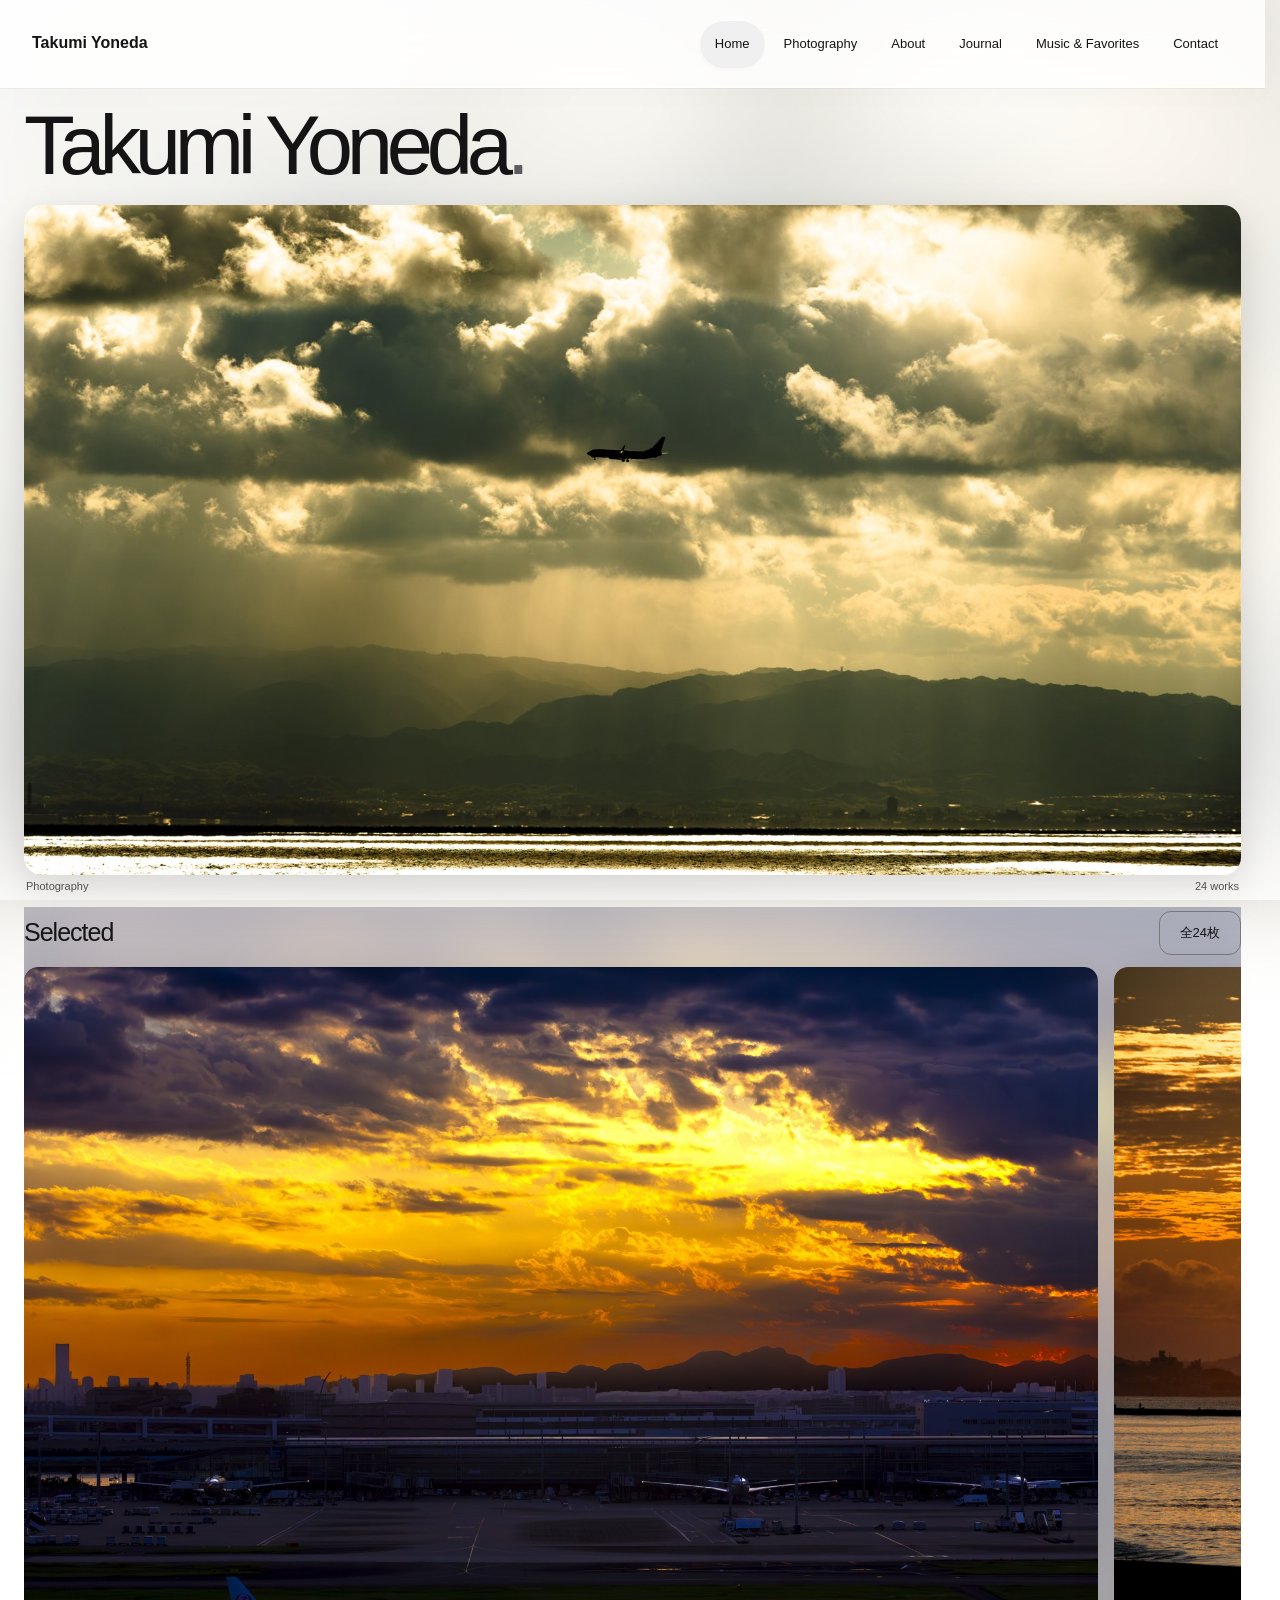
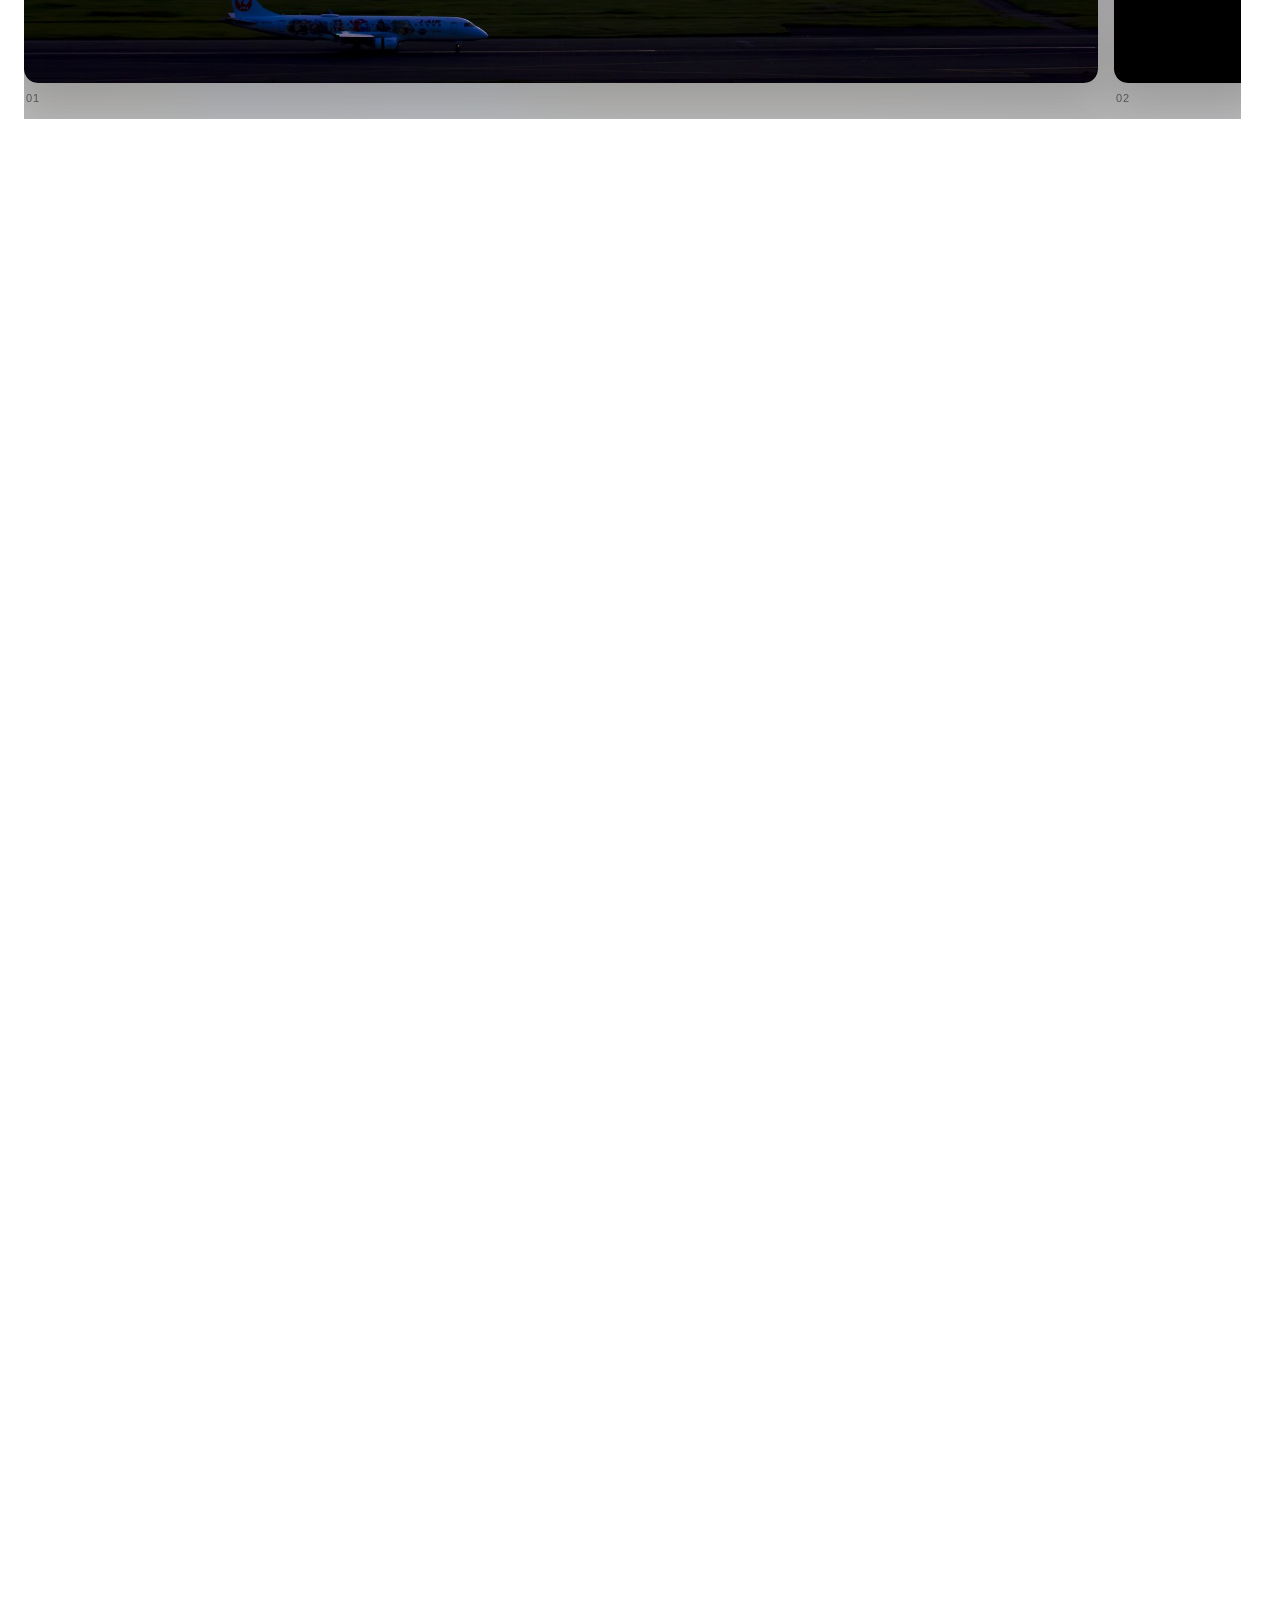
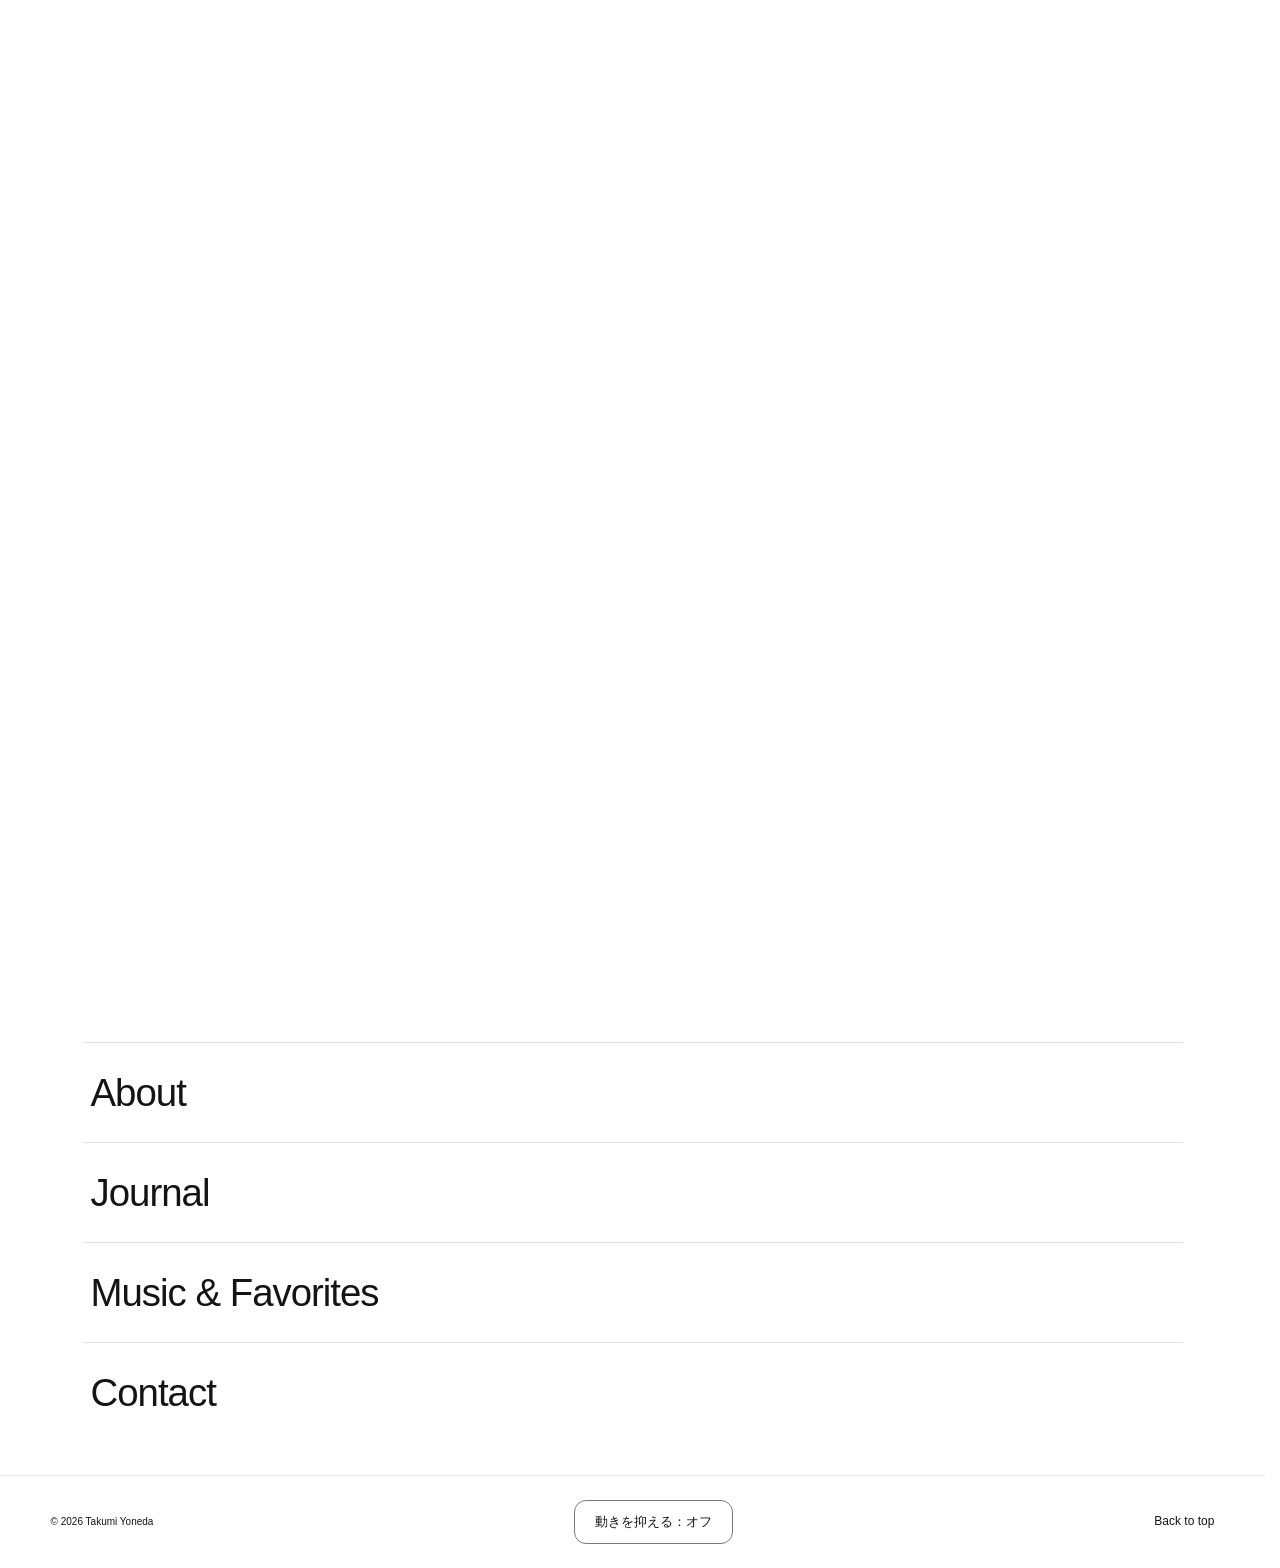
<file: index.html>
<!doctype html><html lang="ja"><head><meta charset="utf-8"><meta name="viewport" content="width=device-width,initial-scale=1"><meta name="description" content="Takumi Yonedaの個人公式サイト。写真、アート、言葉と好きなもの。Photography"><meta name="theme-color" content="#ffffff"><title>Home — Takumi Yoneda</title><link rel="icon" href="assets/favicon.svg" type="image/svg+xml"><link rel="stylesheet" href="assets/style.css"><link rel="stylesheet" href="assets/motion.css?v=5"><script defer src="assets/content.js"></script><script defer src="assets/app.js"></script><script defer src="assets/motion.js"></script><script defer src="assets/scroll-gallery.js"></script></head><body class="home-page"><a class="skip" href="#main">本文へスキップ</a><header><a class="brand" href="index.html">TY<span>Takumi Yoneda</span></a><nav class="desktop-nav" aria-label="メインナビゲーション"><a href="index.html" aria-current="page">Home</a><a href="photography.html">Photography</a><a href="about.html" >About</a><a href="journal.html" >Journal</a><a href="favorites.html" >Music & Favorites</a><a href="contact.html" >Contact</a></nav><button class="icon menu-toggle" aria-label="メニューを開く" aria-haspopup="dialog" aria-controls="menu-dialog" aria-expanded="false">☰</button></header><main id="main"><section class="cover" aria-label="Photography"><div class="cover-heading"><h1><span>Takumi</span><span>Yoneda<span class="name-dot">.</span></span></h1></div><div class="cover-photo" id="home-photo"><div class="image-wrap"><img src="assets/photo-23.jpg" alt="雲から射す光と海の上を飛ぶ飛行機" width="1800" height="1200" fetchpriority="high"><span class="image-error" hidden>画像を読み込めませんでした</span></div></div><div class="cover-baseline"><span>Photography</span><span>24 works</span></div></section><section id="selected" class="selected"><div class="section-head"><h2>Selected</h2><a class="chip" href="photography.html">全24枚 </a></div><div class="selected-grid"><button class="photo-card reveal" data-photo="8" aria-label="IMG_3153_1を拡大"><div class="image-wrap"><img src="assets/photo-8.jpg" alt="夕焼けの空港と滑走路の飛行機" width="1800" height="1200" loading="lazy"><span class="image-error" hidden>画像を読み込めませんでした</span></div><span class="frame-number">01<span></span></span></button><button class="photo-card reveal" data-photo="0" aria-label="Z50_4692を拡大"><div class="image-wrap"><img src="assets/photo-0.jpg" alt="夕日の海と、浜辺に立つ二人のシルエット" width="1800" height="1200" loading="lazy"><span class="image-error" hidden>画像を読み込めませんでした</span></div><span class="frame-number">02<span></span></span></button><button class="photo-card reveal" data-photo="14" aria-label="Z50_3294を拡大"><div class="image-wrap"><img src="assets/photo-14.jpg" alt="青い水面に波紋を描く水鳥" width="1800" height="1200" loading="lazy"><span class="image-error" hidden>画像を読み込めませんでした</span></div><span class="frame-number">03<span></span></span></button><button class="photo-card reveal" data-photo="15" aria-label="Z50_6900を拡大"><div class="image-wrap"><img src="assets/photo-15.jpg" alt="空に向かって砕ける白い波" width="1800" height="1200" loading="lazy"><span class="image-error" hidden>画像を読み込めませんでした</span></div><span class="frame-number">04<span></span></span></button><button class="photo-card reveal" data-photo="10" aria-label="Z50_9318を拡大"><div class="image-wrap"><img src="assets/photo-10.jpg" alt="雨上がりの空港とJALの機体" width="1800" height="1200" loading="lazy"><span class="image-error" hidden>画像を読み込めませんでした</span></div><span class="frame-number">05<span></span></span></button><button class="photo-card reveal" data-photo="21" aria-label="Z50_0183を拡大"><div class="image-wrap"><img src="assets/photo-21.jpg" alt="木の扉のそばに座る猫" width="1800" height="1200" loading="lazy"><span class="image-error" hidden>画像を読み込めませんでした</span></div><span class="frame-number">06<span></span></span></button></div></section><section class="home-links"><a href="about.html">About <span></span></a><a href="journal.html">Journal <span></span></a><a href="favorites.html">Music & Favorites <span></span></a><a href="contact.html">Contact <span></span></a></section><noscript><nav aria-label="ページ一覧"><a href="index.html">Home</a> / <a href="photography.html">Photography</a> / <a href="about.html">About</a> / <a href="journal.html">Journal</a> / <a href="favorites.html">Music & Favorites</a> / <a href="contact.html">Contact</a></nav></noscript></main><footer><div class="footer-bottom"><small>© 2026 Takumi Yoneda</small><button id="motion-toggle" class="chip" aria-pressed="false">動きを抑える</button><a href="#main">Back to top</a></div></footer><dialog id="menu-dialog" class="menu-dialog" aria-labelledby="menu-title"><div class="dialog-top"><h2 id="menu-title">Menu</h2><button class="icon" data-close aria-label="メニューを閉じる">×</button></div><nav aria-label="モバイルナビゲーション"><a href="index.html" >Home<span></span></a><a href="photography.html" aria-current="page">Photography<span></span></a><a href="about.html" >About<span></span></a><a href="journal.html" >Journal<span></span></a><a href="favorites.html" >Music & Favorites<span></span></a><a href="contact.html" >Contact<span></span></a></nav></dialog><dialog id="sheet" class="sheet" aria-labelledby="sheet-title"><div class="handle" aria-hidden="true"></div><div class="dialog-top"><h2 id="sheet-title">Details</h2><button class="icon" data-close aria-label="詳細を閉じる">×</button></div><div id="sheet-content"></div></dialog><dialog id="lightbox" class="lightbox" aria-label="写真の拡大表示"><button class="icon" data-close aria-label="拡大表示を閉じる">×</button><img id="lightbox-image" alt=""><button class="icon viewer-info" id="viewer-info" aria-label="作品情報">i</button><div class="viewer-controls"><button class="icon" id="viewer-prev" aria-label="前の作品">←</button><span id="viewer-count" aria-live="polite"></span><button class="icon" id="viewer-next" aria-label="次の作品">→</button></div></dialog><div id="toast" role="status"></div></body></html>
</file>
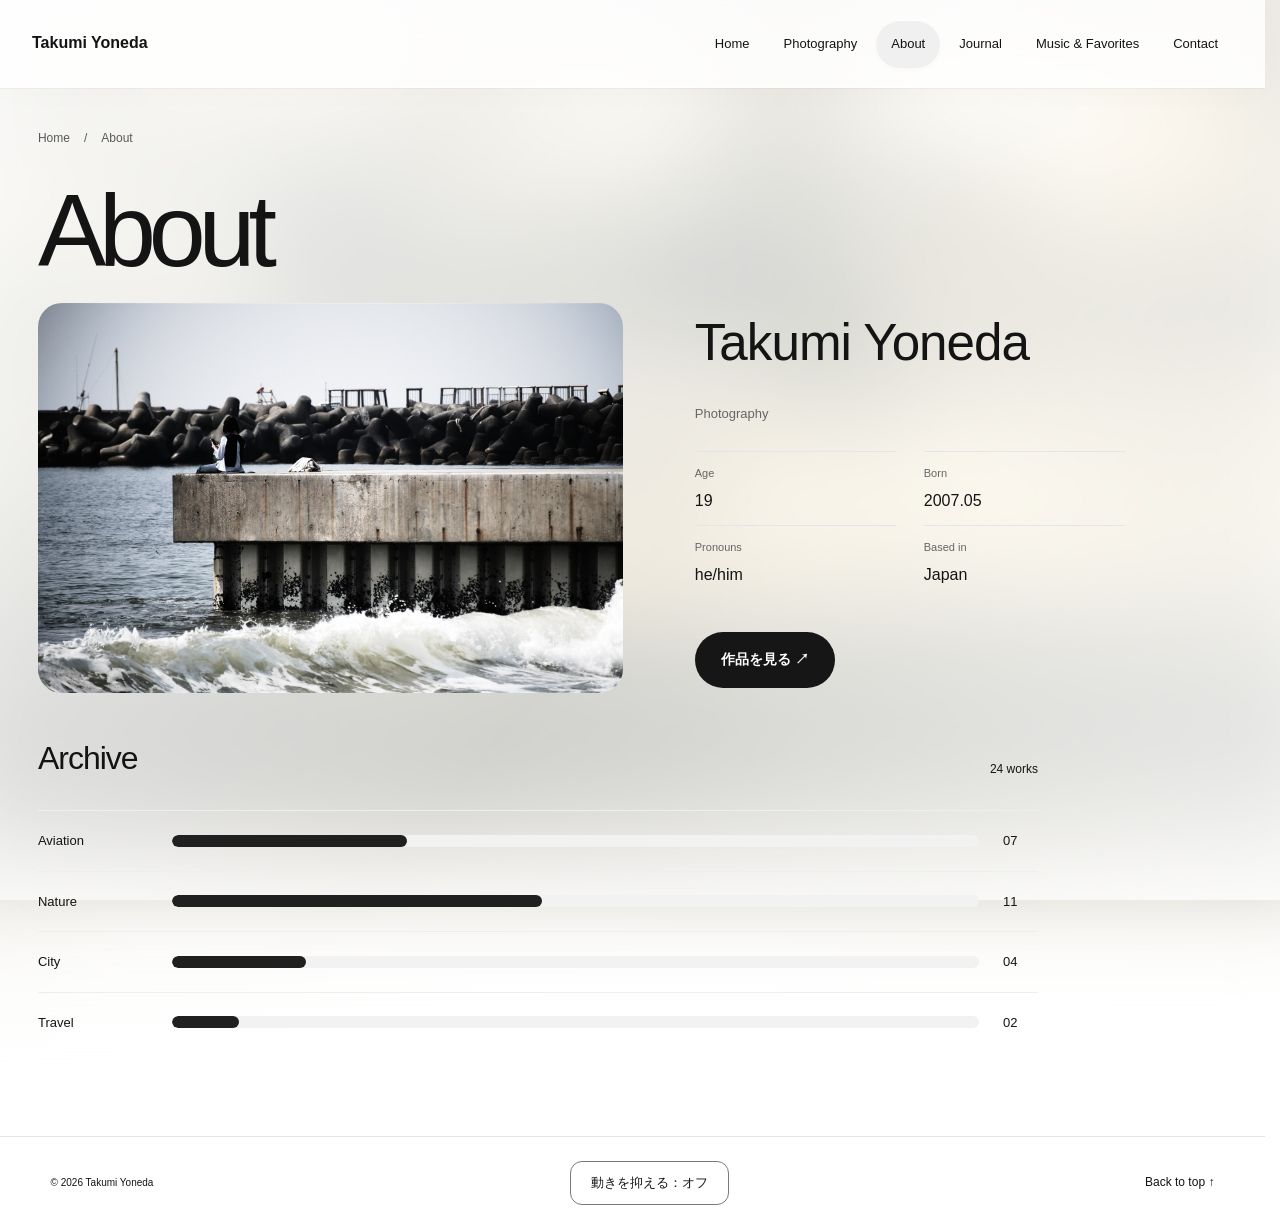
<file: about.html>
<!doctype html><html lang="ja"><head><meta charset="utf-8"><meta name="viewport" content="width=device-width,initial-scale=1"><meta name="description" content="Takumi Yonedaの個人公式サイト。写真、アート、言葉と好きなもの。About"><meta name="theme-color" content="#ffffff"><title>About — Takumi Yoneda</title><link rel="icon" href="assets/favicon.svg" type="image/svg+xml"><link rel="stylesheet" href="assets/style.css"><link rel="stylesheet" href="assets/motion.css?v=5"><script defer src="assets/content.js"></script><script defer src="assets/app.js"></script><script defer src="assets/motion.js"></script></head><body class="inner-page"><a class="skip" href="#main">本文へスキップ</a><header><a class="brand" href="index.html">TY<span>Takumi Yoneda</span></a><nav class="desktop-nav" aria-label="メインナビゲーション"><a href="index.html" >Home</a><a href="photography.html" >Photography</a><a href="about.html" aria-current="page">About</a><a href="journal.html" >Journal</a><a href="favorites.html" >Music & Favorites</a><a href="contact.html" >Contact</a></nav><button class="icon menu-toggle" aria-label="メニューを開く" aria-haspopup="dialog" aria-controls="menu-dialog" aria-expanded="false">☰</button></header><main id="main"><nav class="breadcrumbs" aria-label="パンくずリスト"><ol><li><a href="index.html">Home</a></li><li aria-current="page">About</li></ol></nav><section class="page-heading"><h1 class="kinetic"><span>About</span></h1></section><section class="bio"><div class="bio-image"><div class="image-wrap"><img src="assets/photo-18.jpg" alt="防波堤に腰掛ける人と打ち寄せる波" width="1800" height="1200" loading="lazy"><span class="image-error" hidden>画像を読み込めませんでした</span></div></div><div><h2>Takumi Yoneda</h2><p>Photography</p><dl class="profile-facts"><div><dt>Age</dt><dd>19</dd></div><div><dt>Born</dt><dd><time datetime="2007-05">2007.05</time></dd></div><div><dt>Pronouns</dt><dd>he/him</dd></div><div><dt>Based in</dt><dd>Japan</dd></div></dl><a class="button filled" href="photography.html">作品を見る ↗</a></div></section><section class="archive section"><div class="section-head"><h2>Archive</h2><span>24 works</span></div><div class="archive-chart" aria-label="写真カテゴリー別の作品数"><a href="photography.html" class="chart-row reveal"><span>Aviation</span><div class="chart-track"><div class="chart-fill" style="--size:29.166666666666668%"></div></div><span>07</span></a><a href="photography.html" class="chart-row reveal"><span>Nature</span><div class="chart-track"><div class="chart-fill" style="--size:45.83333333333333%"></div></div><span>11</span></a><a href="photography.html" class="chart-row reveal"><span>City</span><div class="chart-track"><div class="chart-fill" style="--size:16.666666666666664%"></div></div><span>04</span></a><a href="photography.html" class="chart-row reveal"><span>Travel</span><div class="chart-track"><div class="chart-fill" style="--size:8.333333333333332%"></div></div><span>02</span></a></div></section><noscript><nav aria-label="ページ一覧"><a href="index.html">Home</a> / <a href="photography.html">Photography</a> / <a href="about.html">About</a> / <a href="journal.html">Journal</a> / <a href="favorites.html">Music & Favorites</a> / <a href="contact.html">Contact</a></nav></noscript></main><footer><div class="footer-bottom"><small>© 2026 Takumi Yoneda</small><button id="motion-toggle" class="chip" aria-pressed="false">動きを抑える</button><a href="#main">Back to top ↑</a></div></footer><dialog id="menu-dialog" class="menu-dialog" aria-labelledby="menu-title"><div class="dialog-top"><h2 id="menu-title">Menu</h2><button class="icon" data-close aria-label="メニューを閉じる">×</button></div><nav aria-label="モバイルナビゲーション"><a href="index.html" >Home<span>↗</span></a><a href="photography.html" >Photography<span>↗</span></a><a href="about.html" aria-current="page">About<span>↗</span></a><a href="journal.html" >Journal<span>↗</span></a><a href="favorites.html" >Music & Favorites<span>↗</span></a><a href="contact.html" >Contact<span>↗</span></a></nav></dialog><dialog id="sheet" class="sheet" aria-labelledby="sheet-title"><div class="handle" aria-hidden="true"></div><div class="dialog-top"><h2 id="sheet-title">Details</h2><button class="icon" data-close aria-label="詳細を閉じる">×</button></div><div id="sheet-content"></div></dialog><dialog id="lightbox" class="lightbox" aria-label="写真の拡大表示"><button class="icon" data-close aria-label="拡大表示を閉じる">×</button><img id="lightbox-image" alt=""><button class="icon viewer-info" id="viewer-info" aria-label="作品情報">i</button><div class="viewer-controls"><button class="icon" id="viewer-prev" aria-label="前の作品">←</button><span id="viewer-count" aria-live="polite"></span><button class="icon" id="viewer-next" aria-label="次の作品">→</button></div></dialog><div id="toast" role="status"></div></body></html>
</file>
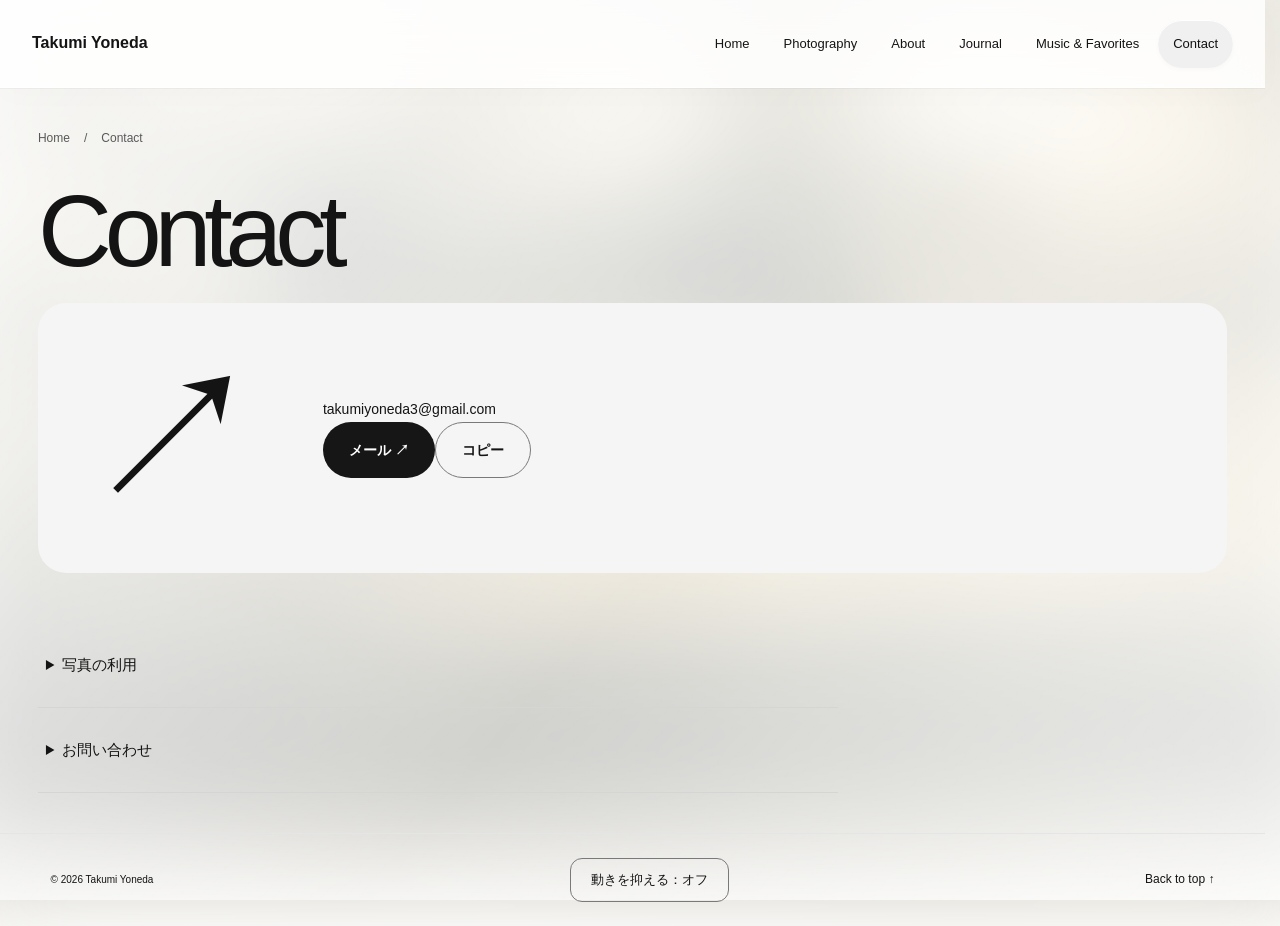
<file: contact.html>
<!doctype html><html lang="ja"><head><meta charset="utf-8"><meta name="viewport" content="width=device-width,initial-scale=1"><meta name="description" content="Takumi Yonedaの個人公式サイト。写真、アート、言葉と好きなもの。Contact"><meta name="theme-color" content="#ffffff"><title>Contact — Takumi Yoneda</title><link rel="icon" href="assets/favicon.svg" type="image/svg+xml"><link rel="stylesheet" href="assets/style.css"><link rel="stylesheet" href="assets/motion.css?v=5"><script defer src="assets/content.js"></script><script defer src="assets/app.js"></script><script defer src="assets/motion.js"></script></head><body class="inner-page"><a class="skip" href="#main">本文へスキップ</a><header><a class="brand" href="index.html">TY<span>Takumi Yoneda</span></a><nav class="desktop-nav" aria-label="メインナビゲーション"><a href="index.html" >Home</a><a href="photography.html" >Photography</a><a href="about.html" >About</a><a href="journal.html" >Journal</a><a href="favorites.html" >Music & Favorites</a><a href="contact.html" aria-current="page">Contact</a></nav><button class="icon menu-toggle" aria-label="メニューを開く" aria-haspopup="dialog" aria-controls="menu-dialog" aria-expanded="false">☰</button></header><main id="main"><nav class="breadcrumbs" aria-label="パンくずリスト"><ol><li><a href="index.html">Home</a></li><li aria-current="page">Contact</li></ol></nav><section class="page-heading"><h1 class="kinetic"><span>Contact</span></h1></section><section class="contact-minimal"><div class="contact-symbol" aria-hidden="true">↗</div><div><p id="contact-status">連絡先は準備中です。</p><a id="email-link" class="button filled" hidden>メール ↗</a><button id="copy-email" class="button outlined" hidden>コピー</button></div></section><section class="faq"><details><summary>写真の利用</summary><p>事前に撮影者へご相談ください。</p></details><details><summary>お問い合わせ</summary><p>連絡先の公開までお待ちください。</p></details></section><noscript><nav aria-label="ページ一覧"><a href="index.html">Home</a> / <a href="photography.html">Photography</a> / <a href="about.html">About</a> / <a href="journal.html">Journal</a> / <a href="favorites.html">Music & Favorites</a> / <a href="contact.html">Contact</a></nav></noscript></main><footer><div class="footer-bottom"><small>© 2026 Takumi Yoneda</small><button id="motion-toggle" class="chip" aria-pressed="false">動きを抑える</button><a href="#main">Back to top ↑</a></div></footer><dialog id="menu-dialog" class="menu-dialog" aria-labelledby="menu-title"><div class="dialog-top"><h2 id="menu-title">Menu</h2><button class="icon" data-close aria-label="メニューを閉じる">×</button></div><nav aria-label="モバイルナビゲーション"><a href="index.html" >Home<span>↗</span></a><a href="photography.html" >Photography<span>↗</span></a><a href="about.html" >About<span>↗</span></a><a href="journal.html" >Journal<span>↗</span></a><a href="favorites.html" >Music & Favorites<span>↗</span></a><a href="contact.html" aria-current="page">Contact<span>↗</span></a></nav></dialog><dialog id="sheet" class="sheet" aria-labelledby="sheet-title"><div class="handle" aria-hidden="true"></div><div class="dialog-top"><h2 id="sheet-title">Details</h2><button class="icon" data-close aria-label="詳細を閉じる">×</button></div><div id="sheet-content"></div></dialog><dialog id="lightbox" class="lightbox" aria-label="写真の拡大表示"><button class="icon" data-close aria-label="拡大表示を閉じる">×</button><img id="lightbox-image" alt=""><button class="icon viewer-info" id="viewer-info" aria-label="作品情報">i</button><div class="viewer-controls"><button class="icon" id="viewer-prev" aria-label="前の作品">←</button><span id="viewer-count" aria-live="polite"></span><button class="icon" id="viewer-next" aria-label="次の作品">→</button></div></dialog><div id="toast" role="status"></div></body></html>
</file>
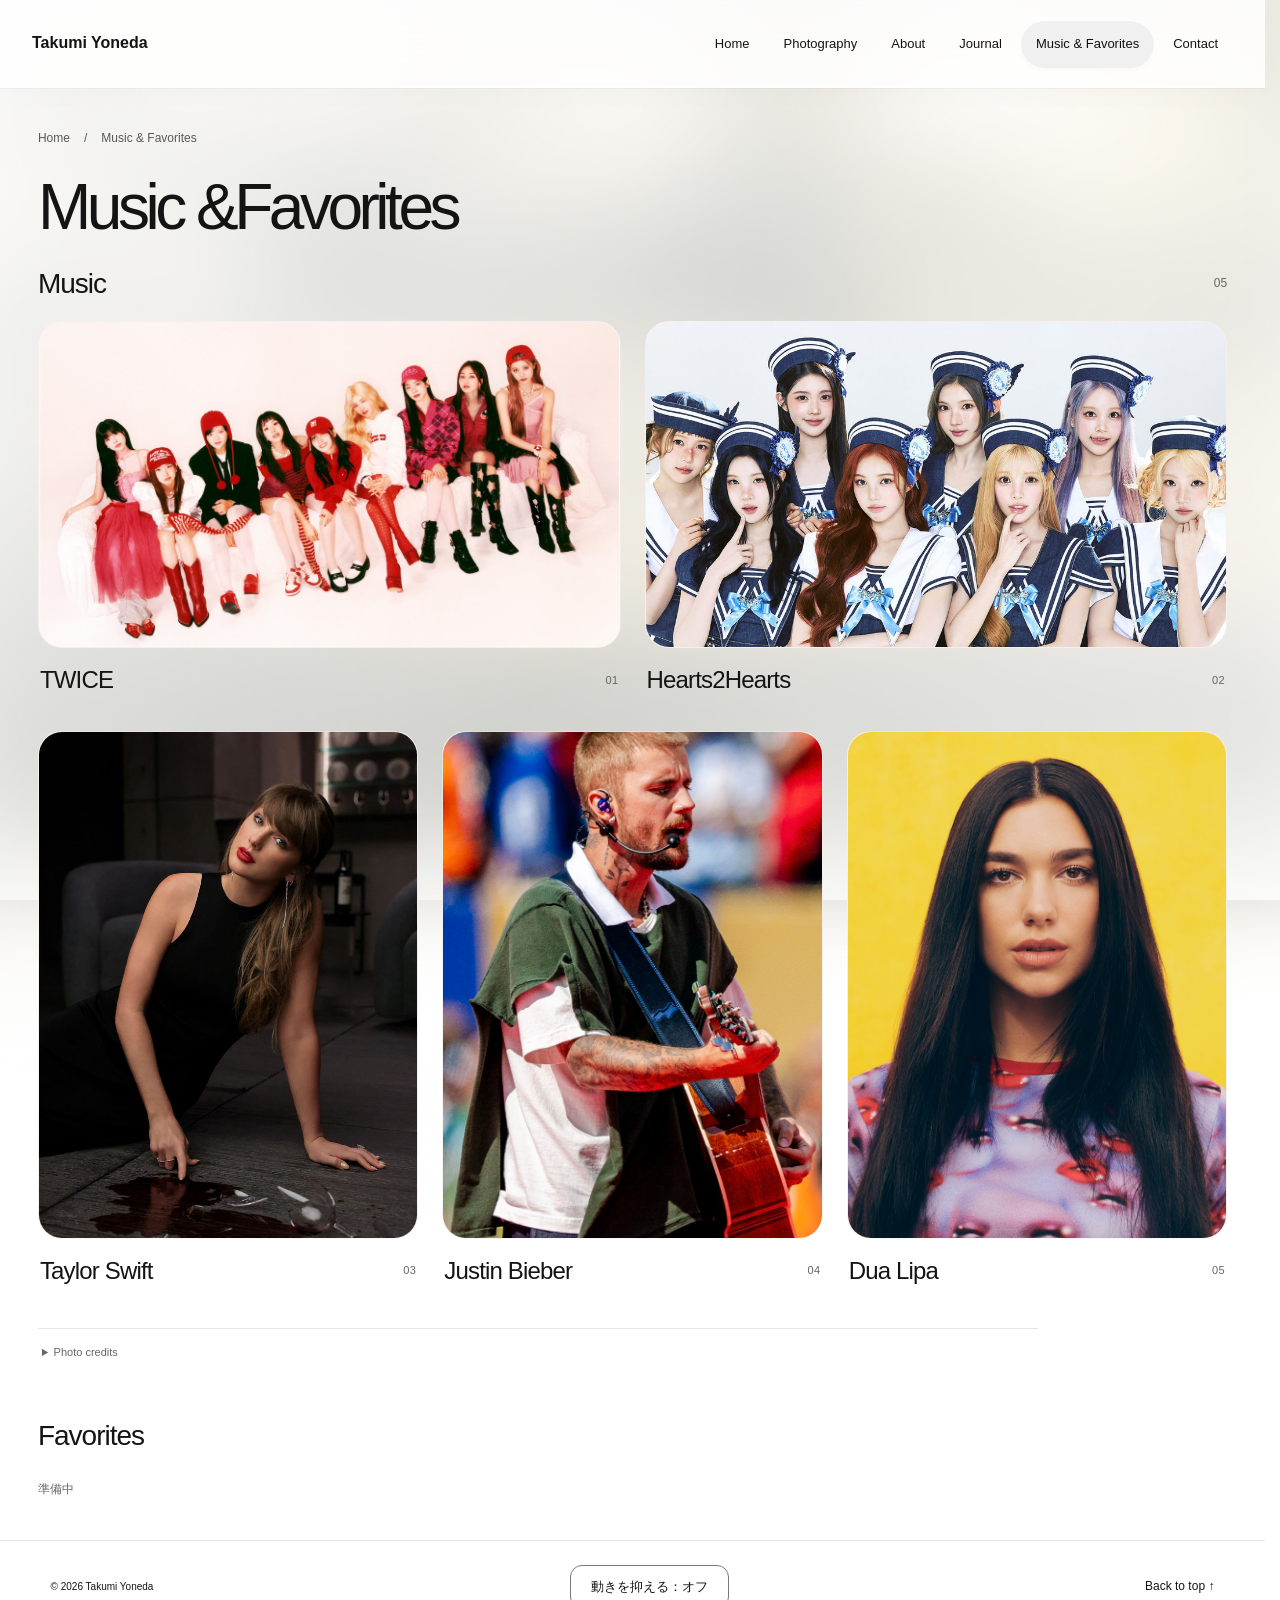
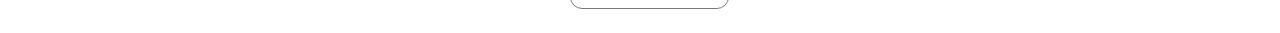
<file: favorites.html>
<!doctype html><html lang="ja"><head><meta charset="utf-8"><meta name="viewport" content="width=device-width,initial-scale=1"><meta name="description" content="Takumi Yonedaの個人公式サイト。写真、アート、言葉と好きなもの。Music & Favorites"><meta name="theme-color" content="#ffffff"><title>Music & Favorites — Takumi Yoneda</title><link rel="icon" href="assets/favicon.svg" type="image/svg+xml"><link rel="stylesheet" href="assets/style.css"><link rel="stylesheet" href="assets/motion.css?v=5"><script defer src="assets/content.js"></script><script defer src="assets/app.js"></script><script defer src="assets/motion.js"></script></head><body class="inner-page"><a class="skip" href="#main">本文へスキップ</a><header><a class="brand" href="index.html">TY<span>Takumi Yoneda</span></a><nav class="desktop-nav" aria-label="メインナビゲーション"><a href="index.html" >Home</a><a href="photography.html" >Photography</a><a href="about.html" >About</a><a href="journal.html" >Journal</a><a href="favorites.html" aria-current="page">Music & Favorites</a><a href="contact.html" >Contact</a></nav><button class="icon menu-toggle" aria-label="メニューを開く" aria-haspopup="dialog" aria-controls="menu-dialog" aria-expanded="false">☰</button></header><main id="main"><nav class="breadcrumbs" aria-label="パンくずリスト"><ol><li><a href="index.html">Home</a></li><li aria-current="page">Music & Favorites</li></ol></nav><section class="page-heading"><h1 class="kinetic"><span>Music &<br>Favorites</span></h1></section><section class="music-section" aria-labelledby="music-title"><div class="section-head"><h2 id="music-title">Music</h2><span class="music-total">05</span></div><div class="artist-grid"><figure class="artist-card reveal artist-group"><div class="image-wrap"><img src="assets/music-twice-v2.jpg" alt="TWICE" width="960" height="540" loading="eager" decoding="async"><span class="image-error" hidden>画像を読み込めませんでした</span></div><figcaption><span>TWICE</span><span class="artist-number">01</span></figcaption></figure><figure class="artist-card reveal artist-group"><div class="image-wrap"><img src="assets/music-hearts-v2.jpg" alt="Hearts2Hearts" width="960" height="638" loading="eager" decoding="async"><span class="image-error" hidden>画像を読み込めませんでした</span></div><figcaption><span>Hearts2Hearts</span><span class="artist-number">02</span></figcaption></figure><figure class="artist-card reveal artist-solo"><div class="image-wrap"><img src="assets/music-taylor-v2.jpg" alt="Taylor Swift" width="960" height="1365" loading="lazy" decoding="async"><span class="image-error" hidden>画像を読み込めませんでした</span></div><figcaption><span>Taylor Swift</span><span class="artist-number">03</span></figcaption></figure><figure class="artist-card reveal artist-solo"><div class="image-wrap"><img src="assets/music-3.jpg" alt="Justin Bieber" width="794" height="1284" loading="lazy" decoding="async"><span class="image-error" hidden>画像を読み込めませんでした</span></div><figcaption><span>Justin Bieber</span><span class="artist-number">04</span></figcaption></figure><figure class="artist-card reveal artist-solo"><div class="image-wrap"><img src="assets/music-dua-v2.jpg" alt="Dua Lipa" width="960" height="1476" loading="lazy" decoding="async"><span class="image-error" hidden>画像を読み込めませんでした</span></div><figcaption><span>Dua Lipa</span><span class="artist-number">05</span></figcaption></figure></div><details class="photo-credits"><summary>Photo credits</summary><ul><li>TWICE: <a href="https://www.allkpop.com/article/2024/12/twices-strategy-sells-over-500000-copies-in-first-day-sales" target="_blank" rel="noopener noreferrer">Source</a> · © respective rights holders</li><li>Hearts2Hearts: <a href="https://www.deezer.com/artist/303043121" target="_blank" rel="noopener noreferrer">Source</a> · © respective rights holders</li><li>Taylor Swift: <a href="https://www.deezer.com/artist/12246" target="_blank" rel="noopener noreferrer">Source</a> · © respective rights holders</li><li>Dua Lipa: <a href="https://time.com/collections/time100-next-2021/5937664/dua-lipa/" target="_blank" rel="noopener noreferrer">Source</a> · © respective rights holders</li><li>Justin Bieber: Daniel Torok · Public domain</li></ul><p>Wikimedia Commons。掲載用サムネイル。画像ファイルの加工なし。</p></details></section><section class="favorites-pending"><h2>Favorites</h2><p>準備中</p></section><noscript><nav aria-label="ページ一覧"><a href="index.html">Home</a> / <a href="photography.html">Photography</a> / <a href="about.html">About</a> / <a href="journal.html">Journal</a> / <a href="favorites.html">Music & Favorites</a> / <a href="contact.html">Contact</a></nav></noscript></main><footer><div class="footer-bottom"><small>© 2026 Takumi Yoneda</small><button id="motion-toggle" class="chip" aria-pressed="false">動きを抑える</button><a href="#main">Back to top ↑</a></div></footer><dialog id="menu-dialog" class="menu-dialog" aria-labelledby="menu-title"><div class="dialog-top"><h2 id="menu-title">Menu</h2><button class="icon" data-close aria-label="メニューを閉じる">×</button></div><nav aria-label="モバイルナビゲーション"><a href="index.html" >Home<span>↗</span></a><a href="photography.html" >Photography<span>↗</span></a><a href="about.html" >About<span>↗</span></a><a href="journal.html" >Journal<span>↗</span></a><a href="favorites.html" aria-current="page">Music & Favorites<span>↗</span></a><a href="contact.html" >Contact<span>↗</span></a></nav></dialog><dialog id="sheet" class="sheet" aria-labelledby="sheet-title"><div class="handle" aria-hidden="true"></div><div class="dialog-top"><h2 id="sheet-title">Details</h2><button class="icon" data-close aria-label="詳細を閉じる">×</button></div><div id="sheet-content"></div></dialog><dialog id="lightbox" class="lightbox" aria-label="写真の拡大表示"><button class="icon" data-close aria-label="拡大表示を閉じる">×</button><img id="lightbox-image" alt=""><button class="icon viewer-info" id="viewer-info" aria-label="作品情報">i</button><div class="viewer-controls"><button class="icon" id="viewer-prev" aria-label="前の作品">←</button><span id="viewer-count" aria-live="polite"></span><button class="icon" id="viewer-next" aria-label="次の作品">→</button></div></dialog><div id="toast" role="status"></div></body></html>
</file>
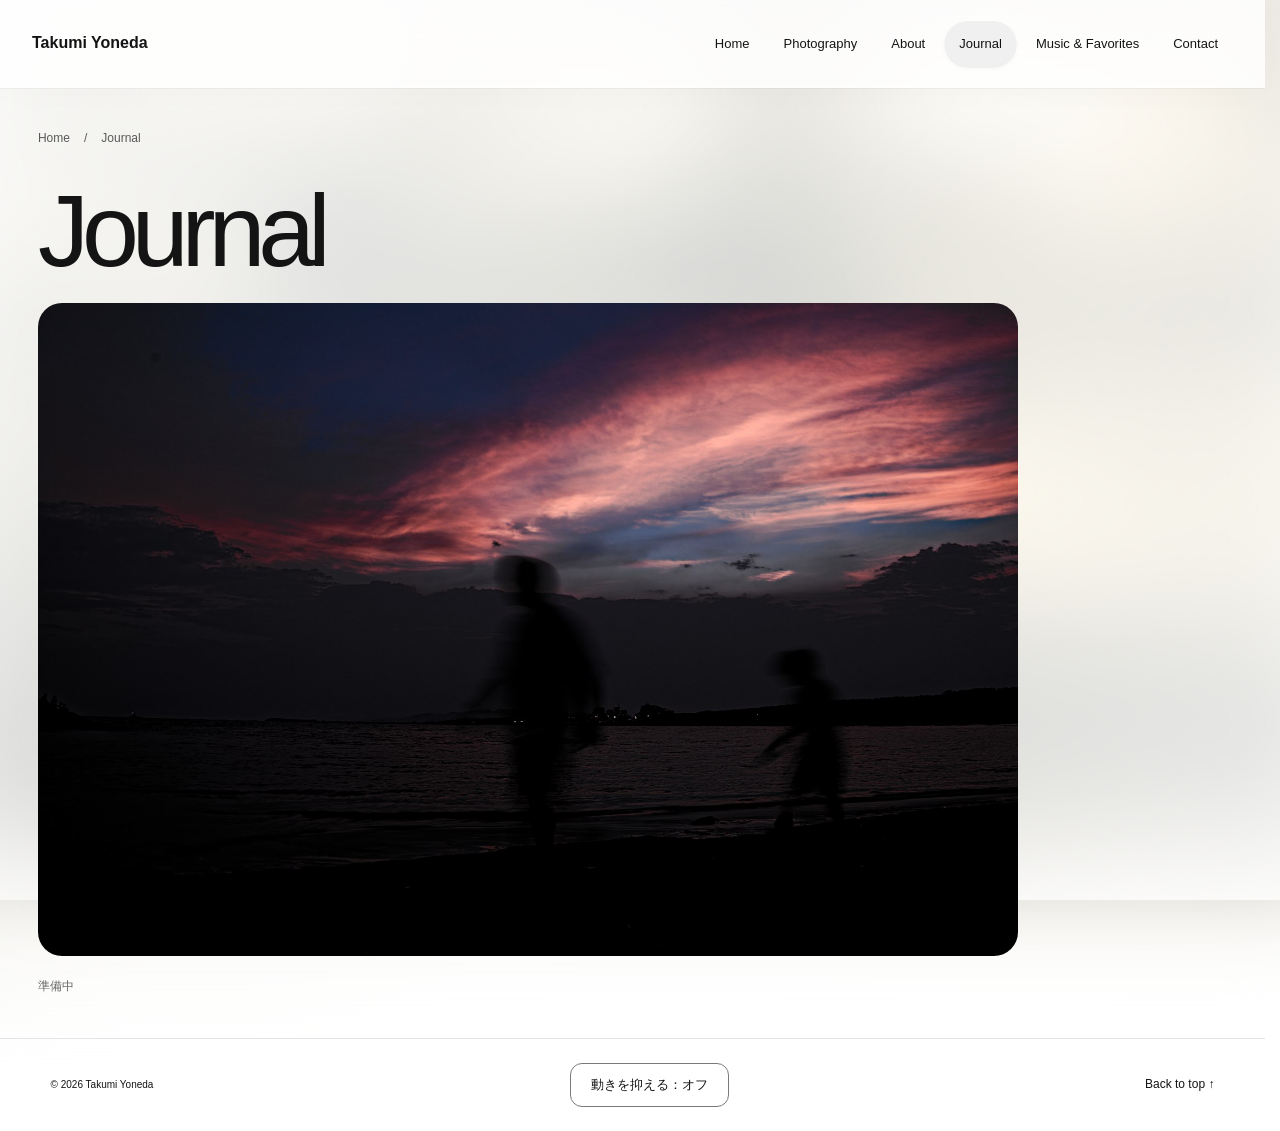
<file: journal.html>
<!doctype html><html lang="ja"><head><meta charset="utf-8"><meta name="viewport" content="width=device-width,initial-scale=1"><meta name="description" content="Takumi Yonedaの個人公式サイト。写真、アート、言葉と好きなもの。Journal"><meta name="theme-color" content="#ffffff"><title>Journal — Takumi Yoneda</title><link rel="icon" href="assets/favicon.svg" type="image/svg+xml"><link rel="stylesheet" href="assets/style.css"><link rel="stylesheet" href="assets/motion.css?v=5"><script defer src="assets/content.js"></script><script defer src="assets/app.js"></script><script defer src="assets/motion.js"></script></head><body class="inner-page"><a class="skip" href="#main">本文へスキップ</a><header><a class="brand" href="index.html">TY<span>Takumi Yoneda</span></a><nav class="desktop-nav" aria-label="メインナビゲーション"><a href="index.html" >Home</a><a href="photography.html" >Photography</a><a href="about.html" >About</a><a href="journal.html" aria-current="page">Journal</a><a href="favorites.html" >Music & Favorites</a><a href="contact.html" >Contact</a></nav><button class="icon menu-toggle" aria-label="メニューを開く" aria-haspopup="dialog" aria-controls="menu-dialog" aria-expanded="false">☰</button></header><main id="main"><nav class="breadcrumbs" aria-label="パンくずリスト"><ol><li><a href="index.html">Home</a></li><li aria-current="page">Journal</li></ol></nav><section class="page-heading"><h1 class="kinetic"><span>Journal</span></h1></section><div class="empty-layout"><div class="image-wrap"><img src="assets/photo-5.jpg" alt="桃色の夕空と浜辺を歩く人のシルエット" width="1800" height="1200" loading="lazy"><span class="image-error" hidden>画像を読み込めませんでした</span></div><p>準備中</p></div><noscript><nav aria-label="ページ一覧"><a href="index.html">Home</a> / <a href="photography.html">Photography</a> / <a href="about.html">About</a> / <a href="journal.html">Journal</a> / <a href="favorites.html">Music & Favorites</a> / <a href="contact.html">Contact</a></nav></noscript></main><footer><div class="footer-bottom"><small>© 2026 Takumi Yoneda</small><button id="motion-toggle" class="chip" aria-pressed="false">動きを抑える</button><a href="#main">Back to top ↑</a></div></footer><dialog id="menu-dialog" class="menu-dialog" aria-labelledby="menu-title"><div class="dialog-top"><h2 id="menu-title">Menu</h2><button class="icon" data-close aria-label="メニューを閉じる">×</button></div><nav aria-label="モバイルナビゲーション"><a href="index.html" >Home<span>↗</span></a><a href="photography.html" >Photography<span>↗</span></a><a href="about.html" >About<span>↗</span></a><a href="journal.html" aria-current="page">Journal<span>↗</span></a><a href="favorites.html" >Music & Favorites<span>↗</span></a><a href="contact.html" >Contact<span>↗</span></a></nav></dialog><dialog id="sheet" class="sheet" aria-labelledby="sheet-title"><div class="handle" aria-hidden="true"></div><div class="dialog-top"><h2 id="sheet-title">Details</h2><button class="icon" data-close aria-label="詳細を閉じる">×</button></div><div id="sheet-content"></div></dialog><dialog id="lightbox" class="lightbox" aria-label="写真の拡大表示"><button class="icon" data-close aria-label="拡大表示を閉じる">×</button><img id="lightbox-image" alt=""><button class="icon viewer-info" id="viewer-info" aria-label="作品情報">i</button><div class="viewer-controls"><button class="icon" id="viewer-prev" aria-label="前の作品">←</button><span id="viewer-count" aria-live="polite"></span><button class="icon" id="viewer-next" aria-label="次の作品">→</button></div></dialog><div id="toast" role="status"></div></body></html>
</file>
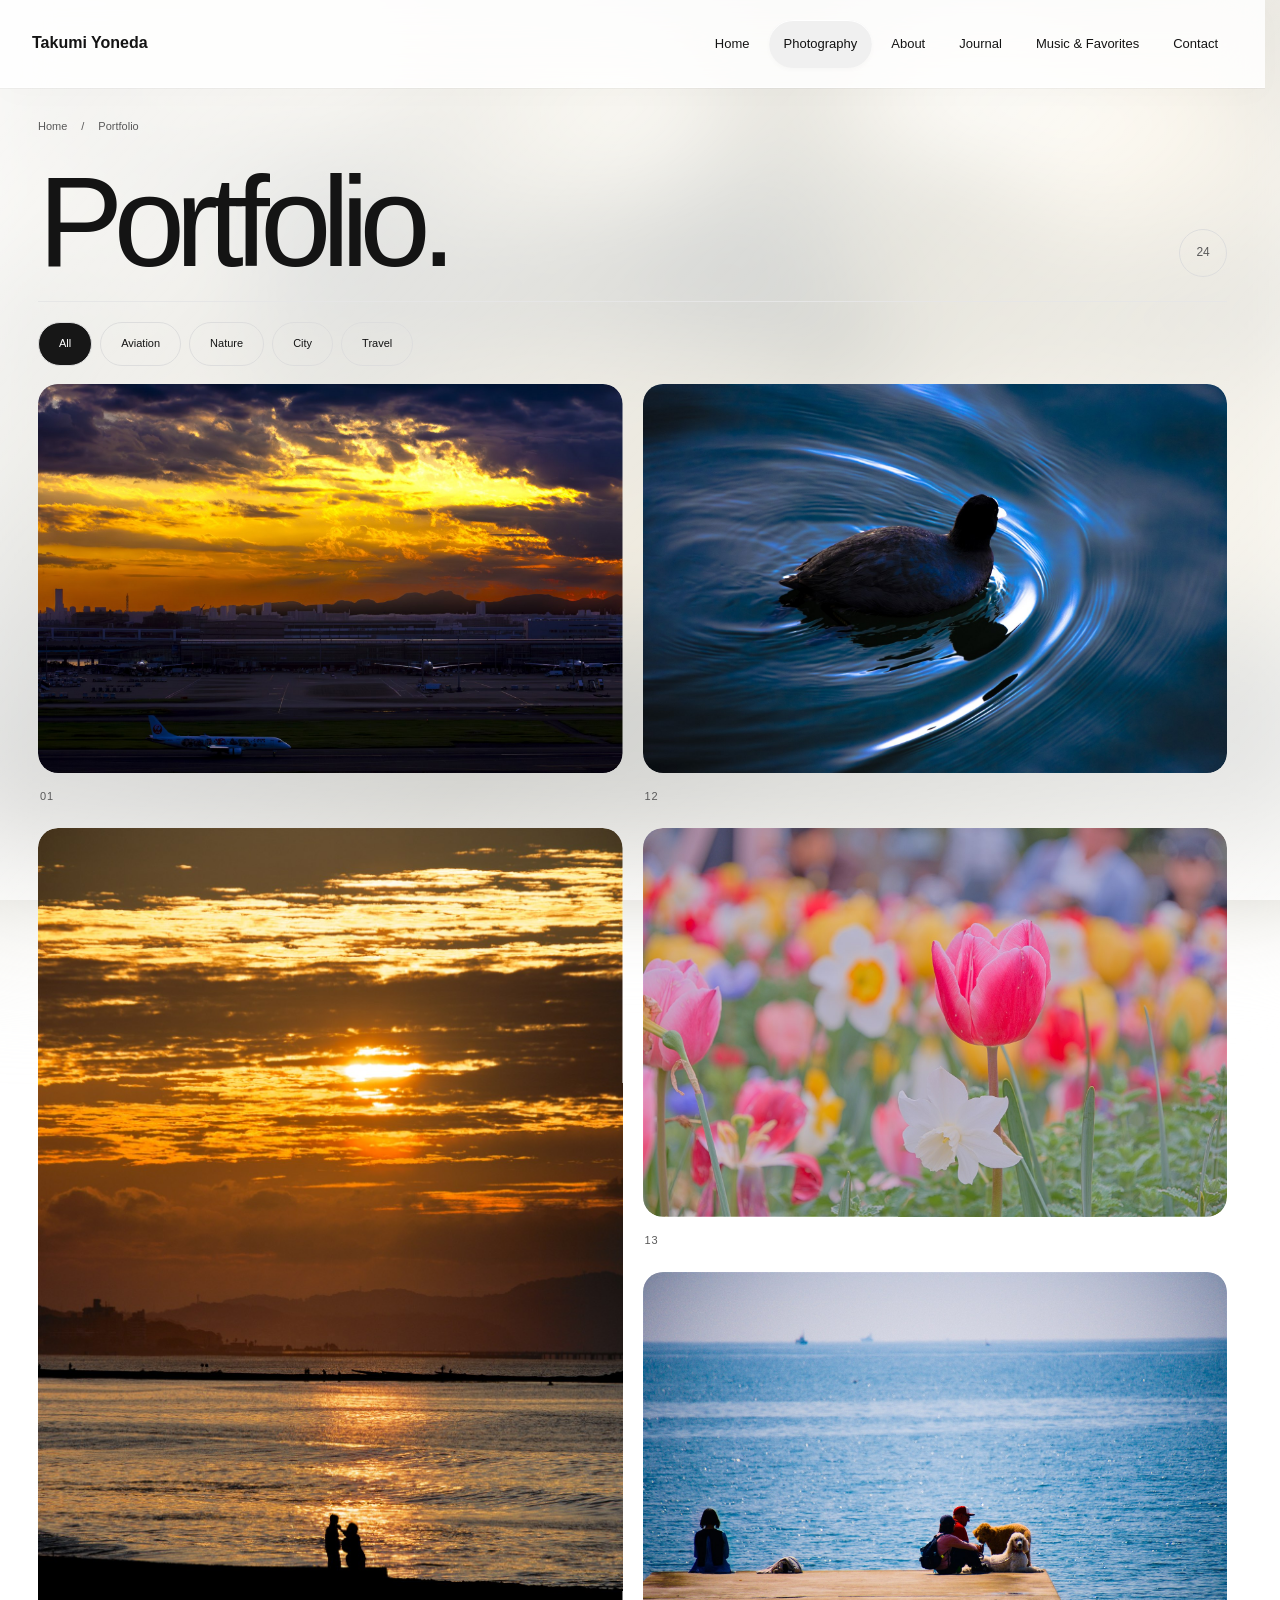
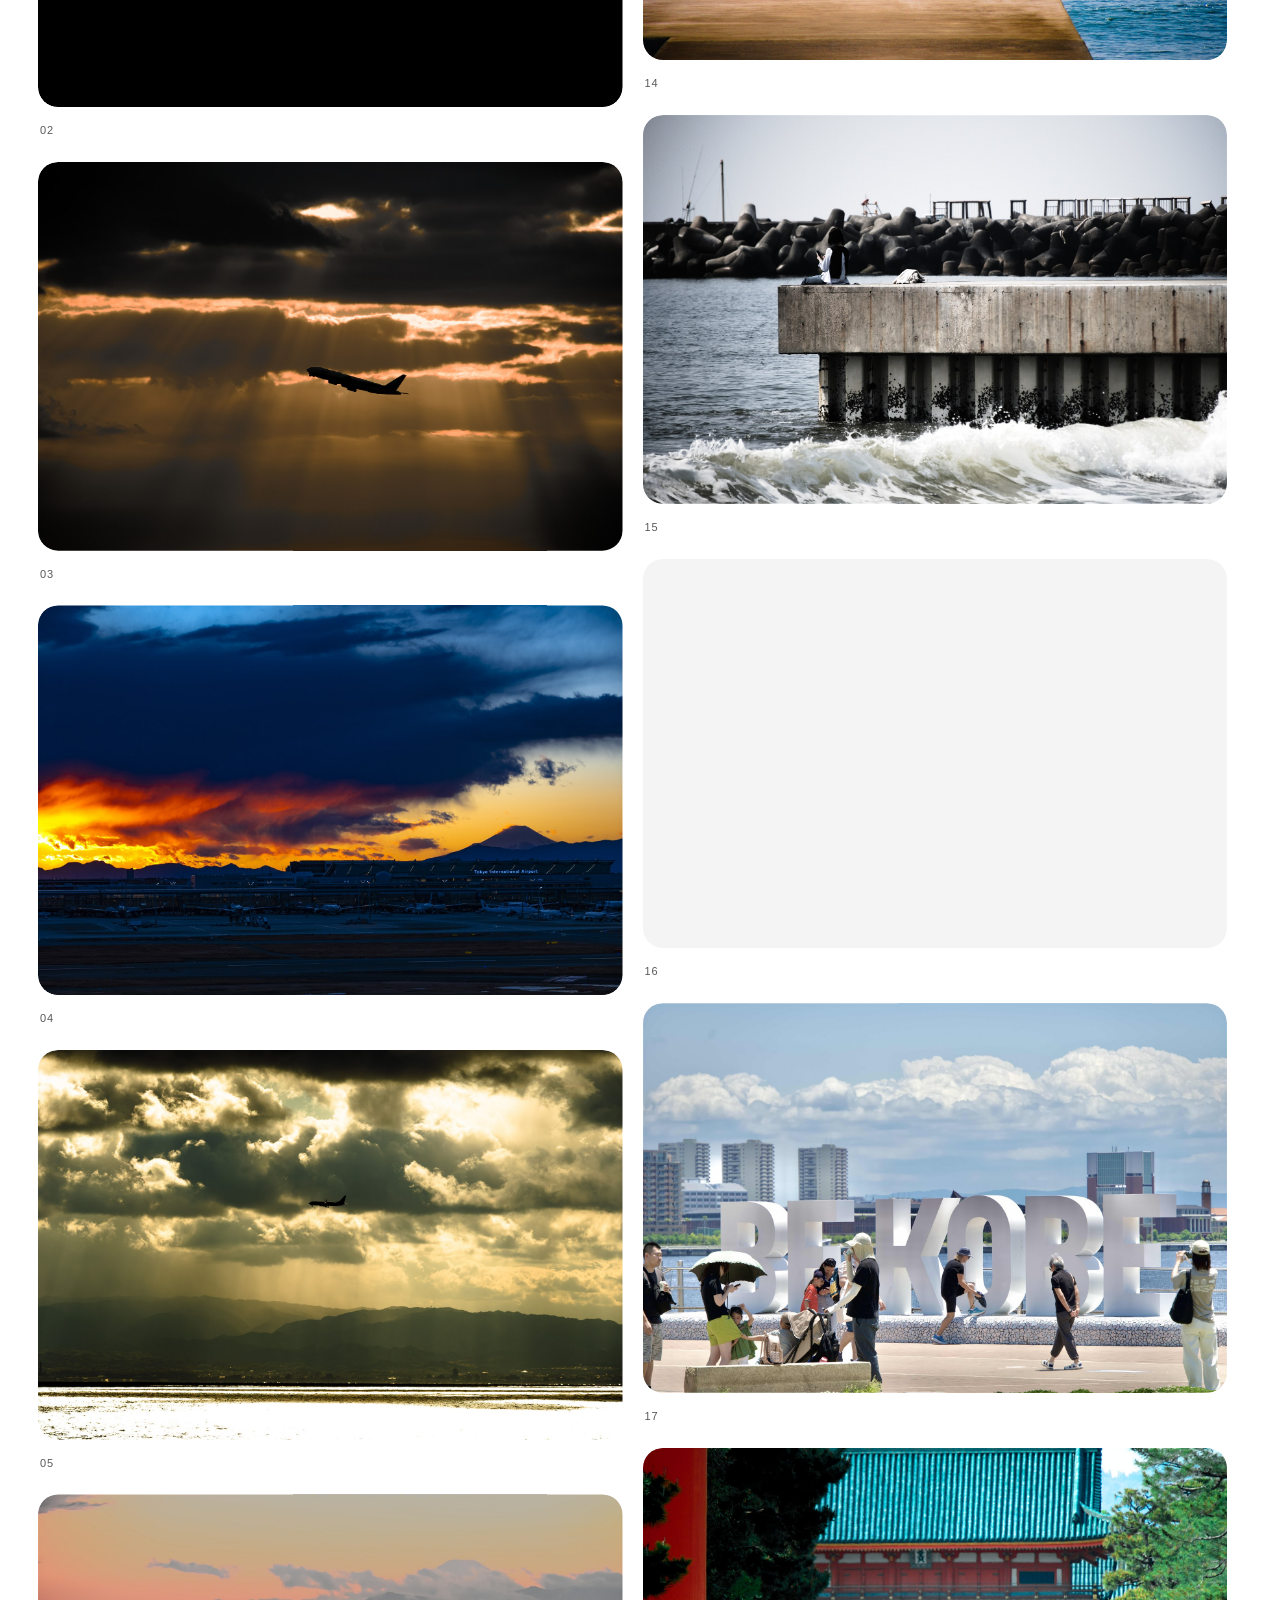
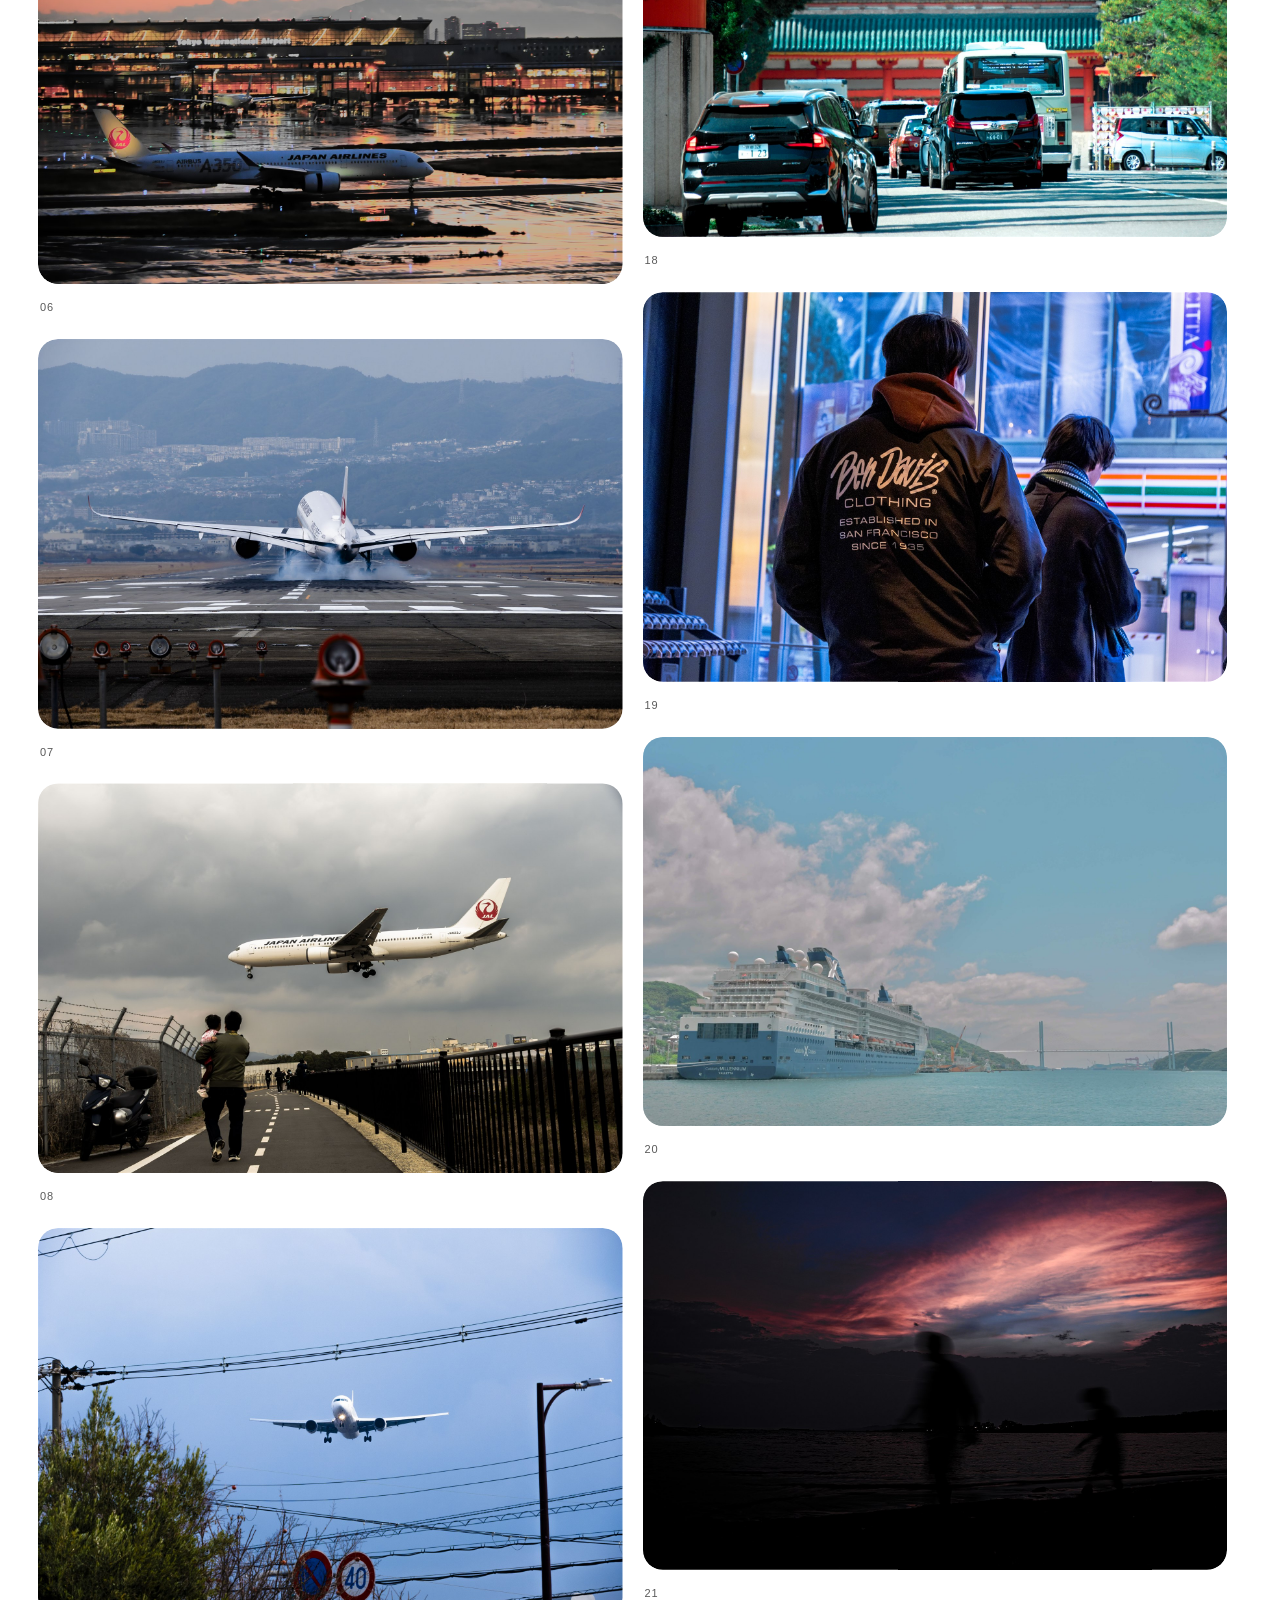
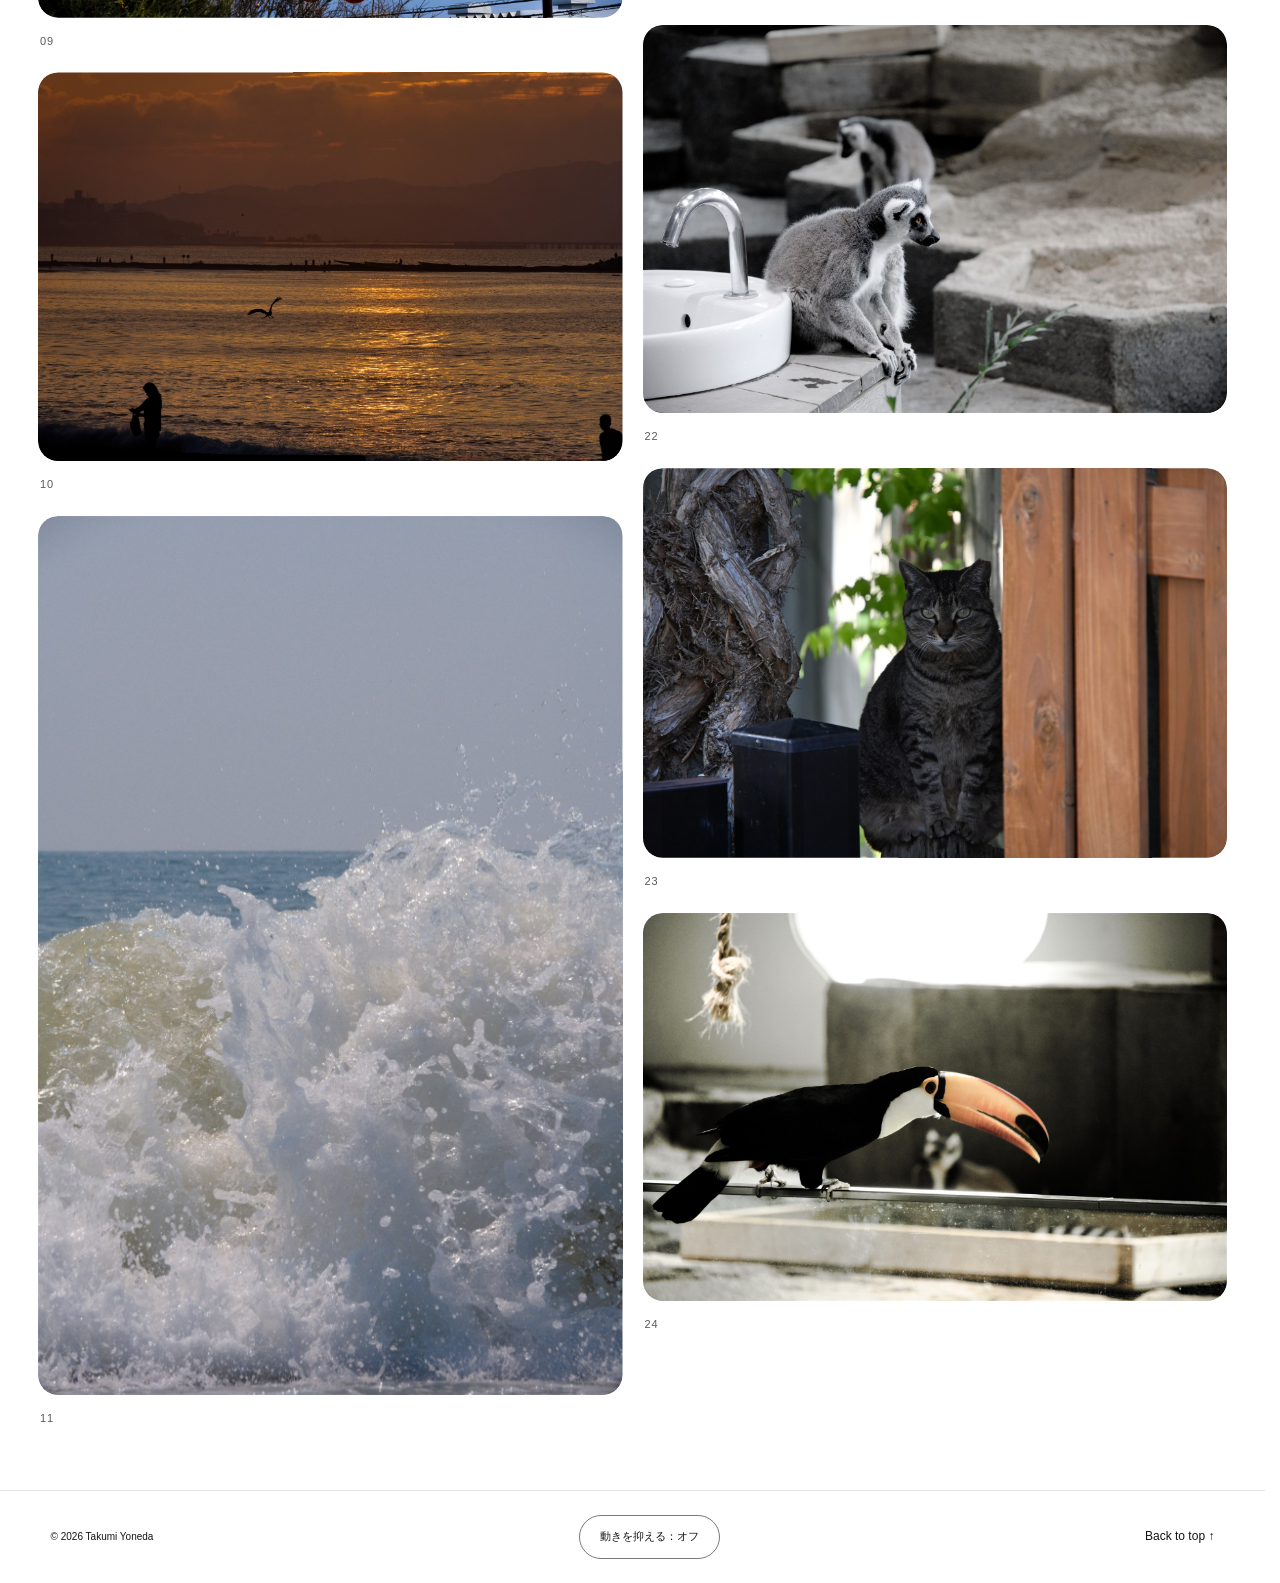
<file: photography.html>
<!doctype html><html lang="ja"><head><meta charset="utf-8"><meta name="viewport" content="width=device-width,initial-scale=1"><meta name="description" content="Takumi Yonedaの個人公式サイト。写真、アート、言葉と好きなもの。Photography"><meta name="theme-color" content="#ffffff"><title>Portfolio — Takumi Yoneda</title><link rel="icon" href="assets/favicon.svg" type="image/svg+xml"><link rel="stylesheet" href="assets/style.css"><link rel="stylesheet" href="assets/motion.css?v=5"><script defer src="assets/content.js"></script><script defer src="assets/app.js"></script><script defer src="assets/motion.js"></script></head><body class="portfolio-page"><a class="skip" href="#main">本文へスキップ</a><header><a class="brand" href="index.html">TY<span>Takumi Yoneda</span></a><nav class="desktop-nav" aria-label="メインナビゲーション"><a href="index.html" >Home</a><a href="photography.html" aria-current="page">Photography</a><a href="about.html" >About</a><a href="journal.html" >Journal</a><a href="favorites.html" >Music & Favorites</a><a href="contact.html" >Contact</a></nav><button class="icon menu-toggle" aria-label="メニューを開く" aria-haspopup="dialog" aria-controls="menu-dialog" aria-expanded="false">☰</button></header><main id="main"><nav class="breadcrumbs" aria-label="パンくずリスト"><ol><li><a href="index.html">Home</a></li><li aria-current="page">Portfolio</li></ol></nav><section class="page-heading"><h1><span>Port</span><span>folio.</span></h1><span class="photo-count">24</span></section><section aria-label="写真一覧"><div class="portfolio-tools"><div class="filters" role="group" aria-label="写真のカテゴリー"><button class="chip" data-filter="All" aria-pressed="true">All</button><button class="chip" data-filter="Aviation" aria-pressed="false">Aviation</button><button class="chip" data-filter="Nature" aria-pressed="false">Nature</button><button class="chip" data-filter="City" aria-pressed="false">City</button><button class="chip" data-filter="Travel" aria-pressed="false">Travel</button></div><span class="sr-only" id="filter-status" role="status"></span></div><div class="photo-grid"><button class="photo-card reveal frame-0" data-photo="8" data-category="Aviation" aria-label="IMG_3153_1を拡大"><div class="image-wrap"><img src="assets/photo-8.jpg" alt="夕焼けの空港と滑走路の飛行機" width="1800" height="1200" fetchpriority="high" decoding="async"><span class="image-error" hidden>写真を読み込めませんでした</span></div><span class="frame-number">01<span aria-hidden="true">↗</span></span></button><button class="photo-card reveal frame-1" data-photo="0" data-category="Nature" aria-label="Z50_4692を拡大"><div class="image-wrap"><img src="assets/photo-0.jpg" alt="夕日の海と、浜辺に立つ二人のシルエット" width="1197" height="1800" loading="lazy" decoding="async"><span class="image-error" hidden>写真を読み込めませんでした</span></div><span class="frame-number">02<span aria-hidden="true">↗</span></span></button><button class="photo-card reveal frame-2" data-photo="9" data-category="Aviation" aria-label="Z50_6608を拡大"><div class="image-wrap"><img src="assets/photo-9.jpg" alt="雲間の光を背景に上昇する飛行機" width="1800" height="1200" loading="lazy" decoding="async"><span class="image-error" hidden>写真を読み込めませんでした</span></div><span class="frame-number">03<span aria-hidden="true">↗</span></span></button><button class="photo-card reveal frame-3" data-photo="4" data-category="Travel" aria-label="Z50_1765を拡大"><div class="image-wrap"><img src="assets/photo-4.jpg" alt="夕焼けの空港と遠くに見える富士山" width="1800" height="1200" loading="lazy" decoding="async"><span class="image-error" hidden>写真を読み込めませんでした</span></div><span class="frame-number">04<span aria-hidden="true">↗</span></span></button><button class="photo-card reveal frame-4" data-photo="23" data-category="Aviation" aria-label="Z50_2829を拡大"><div class="image-wrap"><img src="assets/photo-23.jpg" alt="雲から射す光と海の上を飛ぶ飛行機" width="1800" height="1200" loading="lazy" decoding="async"><span class="image-error" hidden>写真を読み込めませんでした</span></div><span class="frame-number">05<span aria-hidden="true">↗</span></span></button><button class="photo-card reveal frame-5" data-photo="10" data-category="Aviation" aria-label="Z50_9318を拡大"><div class="image-wrap"><img src="assets/photo-10.jpg" alt="雨上がりの空港とJALの機体" width="1800" height="1200" loading="lazy" decoding="async"><span class="image-error" hidden>写真を読み込めませんでした</span></div><span class="frame-number">06<span aria-hidden="true">↗</span></span></button><button class="photo-card reveal frame-6" data-photo="11" data-category="Aviation" aria-label="Z50_2507を拡大"><div class="image-wrap"><img src="assets/photo-11.jpg" alt="着陸の瞬間を後方から捉えた飛行機" width="1800" height="1200" loading="lazy" decoding="async"><span class="image-error" hidden>写真を読み込めませんでした</span></div><span class="frame-number">07<span aria-hidden="true">↗</span></span></button><button class="photo-card reveal frame-7" data-photo="12" data-category="Aviation" aria-label="Z50_2456を拡大"><div class="image-wrap"><img src="assets/photo-12.jpg" alt="飛行機を見上げる親子" width="1800" height="1200" loading="lazy" decoding="async"><span class="image-error" hidden>写真を読み込めませんでした</span></div><span class="frame-number">08<span aria-hidden="true">↗</span></span></button><button class="photo-card reveal frame-8" data-photo="13" data-category="Aviation" aria-label="Z50_2441を拡大"><div class="image-wrap"><img src="assets/photo-13.jpg" alt="街の電線の向こうから進入する飛行機" width="1800" height="1200" loading="lazy" decoding="async"><span class="image-error" hidden>写真を読み込めませんでした</span></div><span class="frame-number">09<span aria-hidden="true">↗</span></span></button><button class="photo-card reveal frame-9" data-photo="1" data-category="Nature" aria-label="Z50_4715を拡大"><div class="image-wrap"><img src="assets/photo-1.jpg" alt="夕日に照らされた海の上を飛ぶ鳥" width="1800" height="1200" loading="lazy" decoding="async"><span class="image-error" hidden>写真を読み込めませんでした</span></div><span class="frame-number">10<span aria-hidden="true">↗</span></span></button><button class="photo-card reveal frame-10" data-photo="15" data-category="Nature" aria-label="Z50_6900を拡大"><div class="image-wrap"><img src="assets/photo-15.jpg" alt="空に向かって砕ける白い波" width="1197" height="1800" loading="lazy" decoding="async"><span class="image-error" hidden>写真を読み込めませんでした</span></div><span class="frame-number">11<span aria-hidden="true">↗</span></span></button><button class="photo-card reveal frame-11" data-photo="14" data-category="Nature" aria-label="Z50_3294を拡大"><div class="image-wrap"><img src="assets/photo-14.jpg" alt="青い水面に波紋を描く水鳥" width="1800" height="1200" loading="lazy" decoding="async"><span class="image-error" hidden>写真を読み込めませんでした</span></div><span class="frame-number">12<span aria-hidden="true">↗</span></span></button><button class="photo-card reveal frame-12" data-photo="16" data-category="Nature" aria-label="Z50_7028を拡大"><div class="image-wrap"><img src="assets/photo-16.jpg" alt="花畑に咲く桃色のチューリップ" width="1800" height="1200" loading="lazy" decoding="async"><span class="image-error" hidden>写真を読み込めませんでした</span></div><span class="frame-number">13<span aria-hidden="true">↗</span></span></button><button class="photo-card reveal frame-13" data-photo="6" data-category="Nature" aria-label="Z50_6936を拡大"><div class="image-wrap"><img src="assets/photo-6.jpg" alt="青い海を背景に、デッキで過ごす人々と犬" width="1800" height="1200" loading="lazy" decoding="async"><span class="image-error" hidden>写真を読み込めませんでした</span></div><span class="frame-number">14<span aria-hidden="true">↗</span></span></button><button class="photo-card reveal frame-14" data-photo="18" data-category="Nature" aria-label="Z50_6859を拡大"><div class="image-wrap"><img src="assets/photo-18.jpg" alt="防波堤に腰掛ける人と打ち寄せる波" width="1800" height="1200" loading="lazy" decoding="async"><span class="image-error" hidden>写真を読み込めませんでした</span></div><span class="frame-number">15<span aria-hidden="true">↗</span></span></button><button class="photo-card reveal frame-15" data-photo="17" data-category="City" aria-label="Z50_1734を拡大"><div class="image-wrap"><img src="assets/photo-17.jpg" alt="青い旗がはためく海の家" width="1800" height="1200" loading="lazy" decoding="async"><span class="image-error" hidden>写真を読み込めませんでした</span></div><span class="frame-number">16<span aria-hidden="true">↗</span></span></button><button class="photo-card reveal frame-16" data-photo="2" data-category="City" aria-label="Z50_0663を拡大"><div class="image-wrap"><img src="assets/photo-2.jpg" alt="青空の下のBE KOBEモニュメントと行き交う人々" width="1800" height="1200" loading="lazy" decoding="async"><span class="image-error" hidden>写真を読み込めませんでした</span></div><span class="frame-number">17<span aria-hidden="true">↗</span></span></button><button class="photo-card reveal frame-17" data-photo="19" data-category="City" aria-label="Z50_8752を拡大"><div class="image-wrap"><img src="assets/photo-19.jpg" alt="朱色の門へと続く車の列" width="1800" height="1200" loading="lazy" decoding="async"><span class="image-error" hidden>写真を読み込めませんでした</span></div><span class="frame-number">18<span aria-hidden="true">↗</span></span></button><button class="photo-card reveal frame-18" data-photo="7" data-category="City" aria-label="Z50_6160を拡大"><div class="image-wrap"><img src="assets/photo-7.jpg" alt="青い街の光を背に立つ二人の後ろ姿" width="1800" height="1200" loading="lazy" decoding="async"><span class="image-error" hidden>写真を読み込めませんでした</span></div><span class="frame-number">19<span aria-hidden="true">↗</span></span></button><button class="photo-card reveal frame-19" data-photo="3" data-category="Travel" aria-label="Z50_0459を拡大"><div class="image-wrap"><img src="assets/photo-3.jpg" alt="港に停泊する大型客船と海に架かる橋" width="1800" height="1200" loading="lazy" decoding="async"><span class="image-error" hidden>写真を読み込めませんでした</span></div><span class="frame-number">20<span aria-hidden="true">↗</span></span></button><button class="photo-card reveal frame-20" data-photo="5" data-category="Nature" aria-label="Z50_1828を拡大"><div class="image-wrap"><img src="assets/photo-5.jpg" alt="桃色の夕空と浜辺を歩く人のシルエット" width="1800" height="1200" loading="lazy" decoding="async"><span class="image-error" hidden>写真を読み込めませんでした</span></div><span class="frame-number">21<span aria-hidden="true">↗</span></span></button><button class="photo-card reveal frame-21" data-photo="20" data-category="Nature" aria-label="Z50_0607を拡大"><div class="image-wrap"><img src="assets/photo-20.jpg" alt="水飲み場のそばに座るワオキツネザル" width="1800" height="1200" loading="lazy" decoding="async"><span class="image-error" hidden>写真を読み込めませんでした</span></div><span class="frame-number">22<span aria-hidden="true">↗</span></span></button><button class="photo-card reveal frame-22" data-photo="21" data-category="Nature" aria-label="Z50_0183を拡大"><div class="image-wrap"><img src="assets/photo-21.jpg" alt="木の扉のそばに座る猫" width="1800" height="1200" loading="lazy" decoding="async"><span class="image-error" hidden>写真を読み込めませんでした</span></div><span class="frame-number">23<span aria-hidden="true">↗</span></span></button><button class="photo-card reveal frame-23" data-photo="22" data-category="Nature" aria-label="Z50_0622を拡大"><div class="image-wrap"><img src="assets/photo-22.jpg" alt="大きな橙色のくちばしを持つ鳥" width="1800" height="1200" loading="lazy" decoding="async"><span class="image-error" hidden>写真を読み込めませんでした</span></div><span class="frame-number">24<span aria-hidden="true">↗</span></span></button></div></section><noscript><nav aria-label="ページ一覧"><p>ページ一覧： <a href="index.html">Home</a> / <a href="photography.html">Photography</a> / <a href="about.html">About</a> / <a href="journal.html">Journal</a> / <a href="favorites.html">Music & Favorites</a> / <a href="contact.html">Contact</a></p></nav></noscript></main><footer><div class="footer-bottom"><small>© 2026 Takumi Yoneda</small><button id="motion-toggle" class="chip" aria-pressed="false">動きを抑える</button><a href="#main">Back to top ↑</a></div></footer><dialog id="menu-dialog" class="menu-dialog" aria-labelledby="menu-title"><div class="dialog-top"><h2 id="menu-title">Menu</h2><button class="icon" data-close aria-label="メニューを閉じる">×</button></div><nav aria-label="モバイルナビゲーション"><a href="index.html" >Home<span>↗</span></a><a href="photography.html" aria-current="page">Photography<span>↗</span></a><a href="about.html" >About<span>↗</span></a><a href="journal.html" >Journal<span>↗</span></a><a href="favorites.html" >Music & Favorites<span>↗</span></a><a href="contact.html" >Contact<span>↗</span></a></nav></dialog><dialog id="sheet" class="sheet" aria-labelledby="sheet-title"><div class="handle" aria-hidden="true"></div><div class="dialog-top"><h2 id="sheet-title">Details</h2><button class="icon" data-close aria-label="詳細を閉じる">×</button></div><div id="sheet-content"></div></dialog><dialog id="lightbox" class="lightbox" aria-label="写真の拡大表示"><button class="icon" data-close aria-label="拡大表示を閉じる">×</button><img id="lightbox-image" alt=""><button class="icon viewer-info" id="viewer-info" aria-label="作品情報">i</button><div class="viewer-controls"><button class="icon" id="viewer-prev" aria-label="前の作品">←</button><span id="viewer-count" aria-live="polite"></span><button class="icon" id="viewer-next" aria-label="次の作品">→</button></div></dialog><div id="toast" role="status"></div></body></html>
</file>
<file: assets/style.css>
:root{color-scheme:light;--surface:#f7f8f2;--container:#eaece4;--primary:#365b42;--on-primary:#fff;--primary-container:#d7e9ce;--text:#20251f;--muted:#535e52;--outline:#727c70;--ease:cubic-bezier(.2,0,0,1);--radius:28px}*{box-sizing:border-box}body{margin:0;background:var(--surface);color:var(--text);font:16px/1.8 Arial,'Noto Sans JP',sans-serif}button,a,input{touch-action:manipulation}button{font:inherit;color:inherit;cursor:pointer}a{color:inherit;text-decoration:none}button{border:0}button[hidden],[hidden]{display:none!important}button,a{ -webkit-tap-highlight-color:transparent}a,button,summary{transition:background .2s var(--ease),transform .25s var(--ease),box-shadow .2s}a:hover,button:hover{filter:brightness(.94)}:focus-visible{outline:3px solid var(--primary);outline-offset:5px}img{display:block;width:100%;height:100%;object-fit:cover}header{height:100px;display:flex;align-items:center;justify-content:space-between;padding:0 4.5%;border-bottom:1px solid #d9ded3;gap:20px}.brand{font-size:32px;letter-spacing:-3px;font-weight:700;display:flex;align-items:center;gap:18px}.brand span{font-size:13px;letter-spacing:0;font-weight:500}.desktop-nav{display:flex;gap:8px}.desktop-nav a{padding:10px 15px;border-radius:28px;font-size:13px}.desktop-nav a[aria-current]{background:var(--primary-container);color:#223b2a}.desktop-nav a:hover{background:var(--container)}main,footer{max-width:1440px;margin:auto;padding:0 6%}.hero{display:grid;grid-template-columns:1fr 1.05fr;gap:6%;align-items:center;min-height:720px;padding:60px 0 80px}.eyebrow{font-size:11px;letter-spacing:2px;font-weight:700;color:var(--muted)}h1,h2,h3,p{margin-top:0}h1{font-size:clamp(56px,7.5vw,110px);line-height:1.04;letter-spacing:-6px;font-weight:500;margin-bottom:30px}em{font-family:Georgia,serif;font-weight:400;color:var(--primary)}.kinetic span{display:block;animation:rise .9s var(--ease) both}.kinetic span+span{animation-delay:.12s}.lead{font-size:16px;line-height:2;color:var(--muted);margin:30px 0}.button{display:inline-flex;align-items:center;justify-content:center;gap:35px;min-height:56px;padding:12px 26px;border-radius:100px;font-weight:600;font-size:14px}.filled{background:var(--primary);color:var(--on-primary)}.outlined{border:1px solid var(--outline);background:transparent}.button:hover{transform:translateY(-2px);box-shadow:0 5px 12px #253e2518}.hero-note{display:block;font-size:10px;letter-spacing:2px;margin-top:48px}.hero-visual{position:relative}.hero-visual .image-wrap{height:530px;border-radius:180px 180px 28px 28px}.image-wrap{background:var(--container);position:relative;overflow:hidden}.image-wrap:not(.loaded):not(.failed):after{content:'';position:absolute;inset:0;background:linear-gradient(100deg,transparent 20%,#ffffff70 45%,transparent 70%);animation:shimmer 1.4s infinite}.image-wrap img{transition:opacity .4s,transform .6s var(--ease)}.image-wrap.failed img{display:none}.image-error{display:block;padding:30px;color:var(--muted)}.image-label{display:flex;justify-content:space-between;font-size:10px;letter-spacing:1.8px;padding-top:16px}.round-mark{position:absolute;bottom:48px;left:-42px;border-radius:50%;width:120px;height:120px;display:grid;place-content:center;background:var(--primary-container);font-size:13px;line-height:1.5;transform:rotate(-12deg)}.section{padding:70px 0}.section-head{display:flex;align-items:end;justify-content:space-between;gap:20px;margin-bottom:30px}h2{font-size:clamp(28px,3.3vw,46px);font-weight:500;letter-spacing:-1px;line-height:1.35;margin-bottom:24px}.text-link{font-size:13px;border-bottom:1px solid var(--outline);padding:10px 0}.carousel{border-radius:var(--radius);overflow:hidden;background:var(--container)}.carousel .image-wrap{height:470px}.carousel-bar{padding:20px 28px;display:flex;justify-content:space-between;align-items:center}.carousel-bar p{margin:0;font-size:20px}.carousel-bar small{margin-left:20px;font-size:12px;color:var(--muted)}.icon{display:inline-grid;place-content:center;width:48px;height:48px;min-width:48px;border-radius:50%;background:var(--primary-container);font-size:24px}.carousel-bar .icon{background:var(--surface);margin-left:8px}.intro-panel{border-radius:40px;background:var(--primary-container);padding:70px;margin:60px 0;text-align:center}.intro-panel p{color:var(--muted)}.link-grid{display:grid;grid-template-columns:repeat(3,1fr);gap:18px}.link-card{border-top:1px solid var(--outline);padding:24px 10px}.link-card:hover{background:var(--container);border-radius:20px;transform:translateY(-4px)}h3{font-weight:500;font-size:22px}.link-card h3{margin-top:25px}.link-card p{font-size:13px;color:var(--muted)}.breadcrumbs{font-size:12px;padding-top:28px;color:var(--muted)}.breadcrumbs ol{list-style:none;display:flex;gap:14px;padding:0}.breadcrumbs li+li:before{content:'/';margin-right:14px}.page-heading{padding:65px 0 55px}.page-heading h1{font-size:clamp(48px,8vw,100px);overflow-wrap:anywhere}.page-heading p{color:var(--muted)}.accent{color:var(--primary)}.sample{font-size:12px;color:var(--muted);border-left:2px solid #a7b79f;padding-left:12px}.filters{display:flex;gap:10px;flex-wrap:wrap;margin-bottom:32px}.chip{display:inline-flex;align-items:center;justify-content:center;min-height:44px;padding:8px 20px;border:1px solid var(--outline);border-radius:12px;background:transparent;font-size:13px}.chip[aria-pressed=true]{background:var(--primary-container);border-color:transparent}.photo-grid{display:grid;grid-template-columns:1fr 1fr;gap:38px 24px}.photo-card{text-align:left;padding:0;background:none;border-radius:24px;overflow:hidden}.photo-card .image-wrap{height:340px;border-radius:24px}.photo-card:nth-child(even){margin-top:60px}.photo-card:hover img{transform:scale(1.035)}.photo-caption{display:flex;justify-content:space-between;padding:16px 6px;font-size:21px}.photo-caption small{display:block;font-size:12px;color:var(--muted)}.about-grid{display:grid;grid-template-columns:1fr 1fr;align-items:center;gap:8%}.about-grid .image-wrap{height:500px;border-radius:120px 28px 28px 28px}.process{list-style:none;display:grid;grid-template-columns:repeat(4,1fr);padding:30px 0;gap:20px}.process li>span{font-size:48px;color:var(--primary)}.process h3{font-size:17px}.process-line{height:5px;background:var(--primary-container);overflow:hidden;border-radius:10px}.process-line:after{content:'';display:block;background:var(--primary);width:100%;height:100%;transform-origin:left;animation:grow 1.2s var(--ease) both;animation-delay:calc(var(--i)*.15s)}.journal-row{display:flex;align-items:center;gap:36px;border-top:1px solid #c4cbbd;padding:36px 0}.journal-row>div{flex:1}.journal-row h2{font-size:30px;margin-bottom:10px}.journal-row p{margin-bottom:8px}.journal-number{font-size:32px;color:var(--muted)}.favorite-grid{display:grid;grid-template-columns:repeat(3,1fr);gap:20px}.favorite-card{padding:36px;border-radius:28px;background:var(--container)}.favorite-symbol{display:block;font-size:74px;color:var(--primary);margin-bottom:35px}.favorite-card h2{font-size:25px}.favorite-card p{font-size:14px}.static{cursor:default}.contact-panel{background:var(--primary-container);padding:50px;border-radius:32px}.faq{max-width:800px}.faq details{border-bottom:1px solid #bac4b4;padding:20px 0}.faq summary{cursor:pointer;min-height:44px;padding:8px;font-size:18px}.faq details p{padding:15px 8px;margin:0;color:var(--muted)}footer{margin-top:100px;border-top:1px solid #c4cbbd}.footer-top{display:flex;justify-content:space-between;align-items:center;gap:30px;padding:50px 0}.footer-top>a{font-size:clamp(32px,5vw,66px);letter-spacing:-2px}.footer-top>span{font-size:11px;letter-spacing:1.5px;line-height:2}.footer-bottom{border-top:1px solid #d9ded3;padding:24px 0;display:flex;justify-content:space-between;align-items:center;gap:20px;font-size:12px}.menu-toggle{display:none}dialog{color:var(--text);border:0;padding:28px;background:var(--surface);box-shadow:0 20px 80px #17241733}dialog::backdrop{background:#17241788;backdrop-filter:blur(4px)}dialog[open]{animation:rise .35s var(--ease)}.dialog-top{display:flex;align-items:center;justify-content:space-between;gap:20px;margin-bottom:24px}.dialog-top h2{font-size:24px;margin:0}.sheet{position:fixed;inset:auto 0 0;margin:0 auto;width:min(760px,100%);max-width:100%;max-height:90dvh;border-radius:32px 32px 0 0;overflow:auto;padding:16px 32px 40px}.handle{width:36px;height:4px;border-radius:4px;background:var(--outline);margin:0 auto 22px}.sheet img{max-height:45vh;border-radius:20px}.sheet h3{margin:20px 0 8px}.sheet .button{margin-top:18px}.lightbox{background:#151b16;max-width:95vw;max-height:95dvh;border-radius:20px;padding:60px 15px 15px}.lightbox>.icon{position:absolute;right:10px;top:8px}.lightbox img{width:auto;max-width:85vw;max-height:75dvh;object-fit:contain}.menu-dialog{position:fixed;inset:0 0 0 auto;margin:0;width:min(420px,100%);height:100dvh;max-height:100dvh;border-radius:28px 0 0 28px}.menu-dialog nav{display:grid}.menu-dialog nav a{display:flex;justify-content:space-between;padding:16px;border-radius:16px}.menu-dialog nav a[aria-current]{background:var(--primary-container)}#toast{position:fixed;bottom:24px;left:50%;transform:translateX(-50%);background:var(--text);color:white;border-radius:12px;padding:12px 24px;z-index:10;pointer-events:none}#toast:empty{display:none}.skip{position:fixed;top:-100px;left:20px;background:var(--primary);color:white;padding:12px;z-index:100}.skip:focus{top:10px}.sr-only{position:absolute;width:1px;height:1px;overflow:hidden;clip-path:inset(50%)}.js-motion .reveal{opacity:0;transform:translateY(22px);transition:opacity .65s var(--ease),transform .65s var(--ease)}.js-motion .reveal.visible{opacity:1;transform:none}body:has(dialog[open]){overflow:hidden}@keyframes rise{from{opacity:0;transform:translateY(24px)}to{opacity:1;transform:none}}@keyframes shimmer{from{transform:translateX(-100%)}to{transform:translateX(100%)}}@keyframes grow{from{transform:scaleX(0)}to{transform:scaleX(1)}}@media(min-width:1500px){header{padding-inline:calc((100vw - 1310px)/2)}}@media(max-width:1050px){.desktop-nav{display:none}.menu-toggle{display:grid}.hero{gap:4%;min-height:600px}.hero-visual .image-wrap{height:450px}h1{letter-spacing:-4px}.favorite-grid{grid-template-columns:1fr}.favorite-symbol{margin-bottom:12px}.process{grid-template-columns:1fr 1fr}}@media(max-width:640px){header{height:80px;padding:0 6%}.brand{font-size:28px}.brand span{font-size:12px}main,footer{padding-inline:6%}.hero{grid-template-columns:1fr;padding-top:40px;gap:38px}.hero h1{font-size:72px}.hero-note{margin-top:28px}.hero-visual .image-wrap{height:430px}.round-mark{left:auto;right:-8px;width:92px;height:92px;font-size:11px}.section{padding:45px 0}.section-head{align-items:start}.section-head h2{font-size:30px}.text-link{font-size:11px;white-space:nowrap}.carousel .image-wrap{height:280px}.carousel-bar{padding:16px}.carousel-bar p{font-size:15px}.carousel-bar small{display:block;margin-left:0}.intro-panel{padding:40px 22px;margin:30px 0}.link-grid,.photo-grid,.about-grid{grid-template-columns:1fr}.photo-card:nth-child(even){margin-top:0}.photo-card .image-wrap{height:300px}.page-heading{padding:40px 0}.page-heading h1{font-size:54px;letter-spacing:-3px}.about-grid{gap:30px}.about-grid .image-wrap{height:350px}.process{gap:16px}.process h3{font-size:13px}.journal-row{gap:14px}.journal-number{font-size:18px}.journal-row h2{font-size:23px}.journal-row p:not(.eyebrow){font-size:13px}.contact-panel{padding:30px 22px}.footer-top{display:block}.footer-top>span{display:block;margin-top:20px}.footer-bottom{flex-wrap:wrap}footer{margin-top:60px}.sheet{padding-inline:22px}}@media(prefers-reduced-motion:reduce){*,*:before,*:after{animation:none!important;transition:none!important;scroll-behavior:auto!important}.js-motion .reveal{opacity:1;transform:none}}html[data-reduced=true] *,html[data-reduced=true] *:before,html[data-reduced=true] *:after{animation:none!important;transition:none!important;scroll-behavior:auto!important}html[data-reduced=true] .reveal{opacity:1;transform:none}

/* Preserve the full composition of supplied photographs in the portfolio. */
.photo-card .image-wrap{height:auto;aspect-ratio:3/2}.photo-card:first-child .image-wrap{aspect-ratio:2/3}.photo-card .image-wrap img{width:100%;height:100%;object-fit:contain}.sheet img{height:auto;object-fit:contain}.hero-visual .image-wrap img{object-position:center 65%}

/* White-first M3 neutral color roles. */
:root{--surface:#fff;--container:#f4f4f4;--primary:#161616;--on-primary:#fff;--primary-container:#ededed;--text:#141414;--muted:#595959;--outline:#797979}
header{border-color:#e5e5e5}.desktop-nav a[aria-current]{color:#111}.desktop-nav a:hover{background:#f3f3f3}.lightbox{background:#111}.sample{border-color:#999}footer,.footer-bottom{border-color:#e5e5e5}.faq details,.journal-row{border-color:#d5d5d5}
.portfolio-page header{height:88px}.portfolio-page .brand{font-size:0;letter-spacing:0;gap:0}.portfolio-page .brand span{font-size:16px;font-weight:600}.portfolio-page main{max-width:1600px;padding-inline:4%}.portfolio-page .breadcrumbs{padding-top:18px;font-size:11px}.portfolio-page .page-heading{display:flex;align-items:center;justify-content:space-between;padding:30px 0 38px;gap:20px}.portfolio-page .page-heading h1{font-family:Arial,sans-serif;font-size:32px;letter-spacing:-1px;line-height:1.2;margin:0;font-weight:500}.photo-count{font-size:12px;color:var(--muted)}
.portfolio-page .photo-grid{display:block;columns:2;column-gap:24px}.portfolio-page .photo-card{display:block;width:100%;margin:0 0 25px;break-inside:avoid;position:relative;border-radius:16px}.portfolio-page .photo-card:nth-child(even){margin-top:0}.portfolio-page .photo-card .image-wrap,.portfolio-page .photo-card:first-child .image-wrap{height:auto;aspect-ratio:auto;border-radius:16px}.portfolio-page .photo-card img{height:auto;object-fit:contain}.portfolio-page .photo-card:hover img{transform:none}.frame-number{display:block;font-size:11px;color:#595959;padding:8px 2px;text-align:left}.portfolio-page footer{max-width:1600px;margin-top:48px;padding-inline:4%}.portfolio-page .footer-bottom{border-top:0}.portfolio-page .chip{border-radius:100px;font-size:11px}.portfolio-home .page-heading{padding-top:48px}
@media(min-width:1500px){.portfolio-page header{padding-inline:4%}}@media(max-width:640px){.portfolio-page header{height:72px}.portfolio-page main{padding-inline:5%}.portfolio-page .page-heading{padding:24px 0}.portfolio-page .page-heading h1{font-size:26px}.portfolio-page .photo-grid{columns:1}.portfolio-page .photo-card{margin-bottom:20px}.portfolio-page .photo-card .image-wrap{height:auto}.portfolio-page .footer-bottom{gap:12px}}

/* M3 editorial portfolio: neutral surfaces, expressive type, deliberate spacing. */
.portfolio-page .page-heading{padding:48px 0 46px;align-items:flex-end;border-bottom:1px solid #e6e6e6;margin-bottom:24px}.portfolio-page .page-heading h1{font-size:clamp(64px,12vw,170px);line-height:.85;letter-spacing:-.075em;font-weight:500}.portfolio-page .page-heading h1 span{display:inline-block;animation:rise .8s var(--ease) both}.portfolio-page .page-heading h1 span+span{animation-delay:.1s}.portfolio-home .page-heading h1{font-size:clamp(44px,8vw,112px);line-height:1;letter-spacing:-.065em}.photo-count{font-variant-numeric:tabular-nums;border:1px solid #ddd;border-radius:50%;width:48px;height:48px;display:grid;place-items:center}.portfolio-tools{margin-bottom:32px}.portfolio-tools .filters{margin:0;gap:8px}.portfolio-page .filters .chip{min-height:44px;padding:8px 20px;border-color:#ddd}.portfolio-page .filters .chip[aria-pressed=true]{background:#171717;color:#fff}
.portfolio-page .photo-grid{display:grid;columns:unset;grid-template-columns:repeat(12,minmax(0,1fr));gap:50px 28px;align-items:center}.portfolio-page .photo-card{grid-column:span 6;margin:0!important;align-self:center;border-radius:0;overflow:visible}.portfolio-page .photo-card .image-wrap,.portfolio-page .photo-card:first-child .image-wrap{border-radius:20px;overflow:hidden}.portfolio-page .photo-card.frame-0{grid-column:1/-1}.portfolio-page .photo-card.frame-1{grid-column:2/6}.portfolio-page .photo-card.frame-2{grid-column:7/13}.portfolio-page .photo-card.frame-3{grid-column:1/9}.portfolio-page .photo-card.frame-4{grid-column:4/13}.portfolio-page .photo-card.frame-7{grid-column:2/12}.portfolio-page .photo-card.frame-10{grid-column:2/6}.portfolio-page .photo-card.frame-11{grid-column:7/13}.portfolio-page .photo-card.frame-14{grid-column:2/12}.portfolio-page .photo-card.frame-19{grid-column:2/12}.portfolio-page .photo-card.frame-23{grid-column:3/11}.portfolio-page .photo-card:hover{filter:none}.portfolio-page .photo-card:hover .image-wrap{box-shadow:0 8px 26px #00000014}.portfolio-page .photo-card:hover img{transform:scale(1.012)}.frame-number{display:flex;justify-content:space-between;padding:12px 2px;font-size:11px;letter-spacing:.08em}.frame-number>span{font-size:16px;opacity:0;transform:translate(-4px,4px);transition:opacity .2s,transform .3s}.photo-card:hover .frame-number>span,.photo-card:focus-visible .frame-number>span{opacity:1;transform:none}.portfolio-page .photo-grid.filtered .photo-card{grid-column:span 6!important}.portfolio-page header{background:#ffffffed;position:sticky;top:0;z-index:2;backdrop-filter:blur(16px)}.viewer-controls{display:flex;align-items:center;justify-content:space-between;gap:24px;padding:16px 4px 2px;color:#fff;font-size:12px}.viewer-controls .icon{color:#111;background:#fff}.lightbox:has(.viewer-controls) img{max-height:65dvh}
@media(max-width:640px){.portfolio-page .page-heading{padding:28px 0 30px}.portfolio-page .page-heading h1{font-size:76px}.portfolio-home .page-heading h1{font-size:46px}.portfolio-page .photo-grid{gap:28px 12px}.portfolio-page .photo-grid .photo-card,.portfolio-page .photo-grid.filtered .photo-card{grid-column:1/-1!important}.portfolio-page .photo-grid .frame-1,.portfolio-page .photo-grid .frame-10{grid-column:2/12!important}.portfolio-page .photo-card .image-wrap{border-radius:16px}.portfolio-tools .filters{gap:6px}.portfolio-tools .chip{padding:8px 13px;font-size:11px}.portfolio-tools{margin-bottom:24px}}

/* Unified neutral Material 3 presentation. */
html{scroll-behavior:smooth;scroll-padding-top:100px}body{--ease:cubic-bezier(.2,0,0,1)}header{height:88px;position:sticky;top:0;background:#ffffffed;backdrop-filter:blur(18px);z-index:5}.brand{font-size:0;gap:0;letter-spacing:0}.brand span{font-size:16px;font-weight:600}.home-page main,.inner-page main{max-width:1600px;padding-inline:4%}.home-page footer,.inner-page footer{max-width:1600px;padding-inline:4%;margin-top:80px}.footer-bottom{border:0}.cover{padding-top:30px}.cover-heading{display:flex;justify-content:space-between;align-items:flex-end;padding-bottom:28px;gap:20px}.cover h1{font-size:clamp(60px,8.3vw,132px);letter-spacing:-.075em;line-height:.85;margin:0;font-weight:500}.cover h1>span{display:block;animation:rise .9s var(--ease) both}.cover h1>span+span{animation-delay:.12s}.name-dot{color:#5c5c5c}.cover-link{font-size:13px;display:flex;align-items:center;gap:35px;border-radius:100px;border:1px solid #d6d6d6;padding:12px 22px;min-height:48px}.cover-link:hover{background:#eee}.cover-photo{position:relative;border-radius:28px;overflow:hidden;background:#f2f2f2}.cover-photo .image-wrap{height:clamp(290px,43vw,630px)}.cover-photo img{object-fit:cover;object-position:center}.cover-overlay{position:absolute;bottom:20px;left:24px;right:20px;display:flex;align-items:center;justify-content:space-between;color:#fff;font-size:12px;text-shadow:0 1px 6px #000}.cover-buttons{display:flex;gap:8px}.cover-buttons .icon{background:#ffffffec;color:#111;text-shadow:none}.cover-baseline{display:flex;align-items:center;justify-content:space-between;padding:16px 2px;font-size:11px;color:#555}.cover-baseline a{display:grid;place-items:center;min-width:48px;min-height:48px;font-size:22px}.cover-photo img.changing{animation:photo-enter .65s var(--ease) both}.selected{padding:100px 0 70px}.selected h2{font-size:34px;margin:0}.selected-grid{display:grid;grid-template-columns:repeat(12,minmax(0,1fr));gap:56px 32px;align-items:center}.selected-grid .photo-card{grid-column:span 6;border-radius:0;margin:0;overflow:visible}.selected-grid .photo-card:nth-child(2){grid-column:8/12}.selected-grid .photo-card:nth-child(3){grid-column:2/8}.selected-grid .photo-card:nth-child(4){grid-column:9/13}.selected-grid .photo-card:nth-child(5){grid-column:1/8}.selected-grid .photo-card:nth-child(6){grid-column:9/13}.selected-grid .photo-card .image-wrap{height:auto;aspect-ratio:auto;border-radius:20px;overflow:hidden}.selected-grid .photo-card img{height:auto}.home-links{padding:35px 0}.home-links a{display:flex;justify-content:space-between;align-items:center;min-height:88px;padding:20px 8px;border-top:1px solid #ddd;font-size:clamp(23px,3vw,40px);letter-spacing:-1px}.home-links a:hover{padding-inline:24px;background:#f6f6f6;border-radius:20px}.inner-page .page-heading{padding:54px 0 50px}.inner-page .page-heading h1{font-size:clamp(56px,9vw,130px);letter-spacing:-.07em;font-family:Arial,sans-serif;line-height:.95;margin:0}.bio{display:grid;grid-template-columns:1.1fr 1fr;gap:9%;align-items:center}.bio .image-wrap{border-radius:24px;aspect-ratio:3/2}.bio h2{font-size:clamp(26px,4vw,54px)}.bio p{color:#666;font-size:13px}.archive{max-width:1000px}.archive .section-head h2{font-size:32px}.archive .section-head>span{font-size:12px}.chart-row{display:grid;grid-template-columns:110px 1fr 35px;align-items:center;gap:24px;padding:18px 0;border-top:1px solid #eee;font-size:13px}.chart-track{height:12px;background:#f2f2f2;border-radius:20px;overflow:hidden}.chart-fill{height:100%;width:var(--size);background:#202020;border-radius:20px;transform-origin:left}.chart-row.visible .chart-fill{animation:grow 1s var(--ease) both}.empty-layout{max-width:980px}.empty-layout .image-wrap{height:auto;aspect-ratio:3/2;border-radius:24px}.empty-layout p{font-size:12px;color:#666;margin-top:20px}.minimal-favorites{display:grid;grid-template-columns:1fr 1fr;gap:28px}.minimal-favorites>section{background:#f6f6f6;border-radius:28px;padding:48px;min-height:350px}.minimal-favorites h2{font-size:30px;margin:32px 0 8px}.minimal-favorites p{font-size:12px;color:#666}.record{display:block;width:160px;height:160px;border-radius:50%;background:repeating-radial-gradient(circle,#222 0 2px,#111 3px 5px);position:relative;transition:transform .8s var(--ease)}.record:after{content:'';position:absolute;width:40px;height:40px;background:#fff;border:16px solid #aaa;border-radius:50%;top:60px;left:60px}.minimal-favorites>section:hover .record{transform:rotate(35deg)}.favorite-art{display:flex;gap:10px;height:160px;align-items:end}.favorite-art span{display:block;width:45px;background:#222;height:100%;border-radius:8px;transform:rotate(-9deg);transition:transform .5s var(--ease)}.favorite-art span:nth-child(2){height:85%;background:#777;transform:rotate(3deg)}.favorite-art span:nth-child(3){height:92%;background:#bbb;transform:rotate(12deg)}.minimal-favorites>section:hover .favorite-art span{transform:rotate(0)}.contact-minimal{display:flex;align-items:center;gap:60px;background:#f5f5f5;border-radius:28px;padding:45px}.contact-symbol{font-size:clamp(90px,15vw,180px);line-height:1}.contact-minimal p{font-size:14px;margin:0}.inner-page .faq{padding-top:50px}.faq summary{font-size:15px}.faq p{font-size:13px}.sheet #sheet-content>p{font-size:12px;color:#555}.sheet .dialog-top h2{font-size:18px}.icon:hover{background:#ddd;transform:scale(1.04)}.icon:active,.chip:active,.button:active{transform:scale(.96)}
@keyframes photo-enter{from{opacity:.3;transform:scale(1.025)}to{opacity:1;transform:scale(1)}}
@media(max-width:640px){header{height:72px}.home-page main,.inner-page main{padding-inline:5%}.cover{padding-top:30px}.cover-heading{align-items:flex-end;padding-bottom:24px}.cover h1{font-size:65px}.cover-link{gap:14px;font-size:11px;padding:10px 15px}.cover-photo .image-wrap{height:340px}.cover-photo{border-radius:20px}.cover-overlay{left:16px;right:14px;bottom:14px}.selected{padding:54px 0 30px}.selected-grid{gap:32px 16px}.selected-grid .photo-card{grid-column:1/-1!important}.selected-grid .photo-card:nth-child(2),.selected-grid .photo-card:nth-child(4){grid-column:3/11!important}.selected .section-head{align-items:center}.selected h2{font-size:28px}.home-links a{min-height:72px}.inner-page .page-heading{padding:36px 0}.bio{grid-template-columns:1fr;gap:28px}.bio h2{margin-bottom:12px}.minimal-favorites{grid-template-columns:1fr}.minimal-favorites>section{padding:32px;min-height:300px}.chart-row{grid-template-columns:75px 1fr 25px;gap:14px;font-size:12px}.contact-minimal{gap:25px;padding:30px}.contact-symbol{font-size:90px}}

/* Emotion through a clear hierarchy, direct manipulation and a quiet ending. */
.cover-heading{padding-bottom:34px}.cover h1{font-weight:500}.cover-photo .image-wrap{height:auto;aspect-ratio:3/2;max-height:none}.cover-photo img{height:auto;object-fit:contain}.cover-photo .cover-overlay{background:linear-gradient(transparent,#0008);left:0;right:0;bottom:0;padding:40px 24px 20px}.desktop-nav a{min-height:48px;display:inline-flex;align-items:center}.photo-card{cursor:zoom-in}.closing-frame{display:flex;flex-direction:column;align-items:center;gap:32px;padding:70px 0 100px}.closing-frame .photo-card{width:min(390px,65%);margin:0;border-radius:20px}.closing-frame .image-wrap{height:auto;aspect-ratio:auto;border-radius:20px}.closing-frame img{height:auto}.closing-frame .chip{border-radius:100px;font-size:12px}
.lightbox{width:min(1500px,96vw);height:94dvh;max-width:96vw;max-height:94dvh;padding:70px 24px 80px;background:#111;border-radius:28px;overflow:hidden}.lightbox img,.lightbox:has(.viewer-controls) img{width:100%;height:100%;max-width:100%;max-height:100%;object-fit:contain;transition:opacity .18s}.lightbox .viewer-controls{position:absolute;bottom:14px;left:24px;right:24px;padding:0}.lightbox>.icon{top:12px;right:16px}.lightbox>.viewer-info{left:16px;right:auto;font-family:Georgia,serif;font-size:22px;background:#292929;color:#fff}.lightbox.is-loading img{opacity:.25}.lightbox.is-loading:before{content:'';position:absolute;left:30%;right:30%;height:2px;top:50%;background:linear-gradient(90deg,#333,#ccc,#333);animation:shimmer 1.4s infinite;pointer-events:none}.lightbox.image-failed:after{content:'画像を読み込めませんでした';position:absolute;inset:45% 10% auto;color:white;text-align:center;font-size:14px}.sheet{z-index:10}.photo-card:focus-visible{outline-offset:7px}.cover-buttons .icon,.viewer-controls .icon{width:52px;height:52px;min-width:52px}.portfolio-page .photo-grid{row-gap:70px}.portfolio-page .frame-number{padding-top:14px}.home-links{max-width:1100px;margin:auto}
@media(max-width:640px){.cover-heading{padding-bottom:26px}.cover-photo .image-wrap{aspect-ratio:3/2;height:auto}.cover-photo .cover-overlay{padding:30px 14px 12px}.cover-buttons .icon{width:48px;height:48px;min-width:48px}.closing-frame{padding:45px 0 65px}.closing-frame .photo-card{width:72%}.lightbox{width:100vw;max-width:100vw;height:100dvh;max-height:100dvh;border-radius:0;padding:72px 8px 90px}.lightbox .viewer-controls{left:16px;right:16px;bottom:max(20px,env(safe-area-inset-bottom))}.portfolio-page .photo-grid{row-gap:36px}}

.profile-facts{display:grid;grid-template-columns:1fr 1fr;gap:0 28px;max-width:430px;margin:26px 0 32px}.profile-facts>div{padding:12px 0;border-top:1px solid #e5e5e5}.profile-facts dt{font-size:11px;color:#666;margin-bottom:4px}.profile-facts dd{margin:0;font-size:16px;line-height:1.6;font-variant-numeric:tabular-nums}.profile-facts time{white-space:nowrap}@media(max-width:640px){.profile-facts{max-width:none;margin-top:24px;gap:0 20px}}

.music-artists{list-style:none;margin:24px 0 0;padding:0}.music-artists li{padding:14px 0;border-top:1px solid #d9d9d9;font-size:clamp(20px,2.4vw,32px);line-height:1.3;letter-spacing:-.035em}.minimal-favorites>section:first-child{background:#f5f5f5}.minimal-favorites .record{width:120px;height:120px}.minimal-favorites .record:after{top:40px;left:40px}@media(max-width:640px){.music-artists li{font-size:25px;padding:15px 0}}

.music-section>.section-head{align-items:center;margin-bottom:28px}.music-section h2{font-size:28px;margin:0}.music-total{font-size:12px;color:#666;font-variant-numeric:tabular-nums}.artist-grid{display:grid;grid-template-columns:repeat(6,minmax(0,1fr));gap:42px 24px}.artist-card{margin:0;min-width:0}.artist-group{grid-column:span 3}.artist-solo{grid-column:span 2}.artist-card .image-wrap{border-radius:24px;background:#f4f4f4;overflow:hidden}.artist-group .image-wrap{aspect-ratio:3/2}.artist-group img{object-fit:contain}.artist-solo .image-wrap{aspect-ratio:3/4}.artist-solo img{object-position:50% 25%;object-fit:cover}.artist-card figcaption{display:flex;align-items:center;justify-content:space-between;gap:12px;padding:16px 2px;font-size:clamp(16px,2vw,24px);letter-spacing:-.035em;line-height:1.3}.artist-number{font-size:11px;color:#666;letter-spacing:.04em}.photo-credits{margin-top:26px;border-top:1px solid #e5e5e5;font-size:11px;color:#666}.photo-credits summary{cursor:pointer;min-height:48px;display:list-item;align-content:center;width:fit-content;padding:12px 4px}.photo-credits ul{padding-left:20px;line-height:2}.photo-credits a{text-decoration:underline;text-underline-offset:3px}.photo-credits p{font-size:11px}.favorites-pending{padding-top:70px}.favorites-pending h2{font-size:28px}.favorites-pending p{font-size:12px;color:#666}@media(max-width:640px){.artist-grid{grid-template-columns:repeat(2,minmax(0,1fr));gap:28px 16px}.artist-group{grid-column:1/-1}.artist-solo{grid-column:span 1}.artist-solo:last-child{grid-column:1/-1;width:calc(50% - 8px);justify-self:center}.artist-card .image-wrap{border-radius:20px}.artist-card figcaption{font-size:17px;padding-top:12px}.artist-group figcaption{font-size:22px}.photo-credits ul{overflow-wrap:anywhere}}
</file>
<file: assets/motion.css>
/* Progressive enhancement: M3 motion + restrained glass surfaces. */
html{scrollbar-gutter:stable}body{overflow-x:clip}
/* Identical navigation geometry on EVERY page, independent of content width. */
body header,body.portfolio-page header{height:88px;padding:0 max(32px,calc((100vw - 1440px)/2));width:100%;gap:24px;border-bottom:1px solid #ffffffa0;background:#ffffffd9;box-shadow:0 1px 0 #11111109,0 8px 30px #11111104;backdrop-filter:blur(24px) saturate(140%);-webkit-backdrop-filter:blur(24px) saturate(140%)}
body .brand,body.portfolio-page .brand{font-size:0;gap:0;letter-spacing:0;flex-shrink:0}body .brand span,body.portfolio-page .brand span{font-size:16px;font-weight:600;white-space:nowrap}
body .desktop-nav{gap:4px;align-items:center;flex-shrink:0}body .desktop-nav a{padding:0 15px;height:48px;min-height:48px;font-size:13px;font-weight:400;display:inline-flex;align-items:center;justify-content:center;white-space:nowrap;line-height:1;box-sizing:border-box}body .desktop-nav a[aria-current]{background:#eeeeeed9;color:#111;box-shadow:inset 0 1px 0 #fff,0 2px 5px #00000006}
.cover-photo{isolation:isolate;box-shadow:0 20px 60px #1515150b;animation:frame-arrive 1.15s cubic-bezier(.16,1,.3,1) both}.cover h1>span{animation:name-arrive 1s cubic-bezier(.16,1,.3,1) both}.cover h1>span+span{animation-delay:.12s}.cover-link{animation:frame-arrive 1s .18s both}
.cover-buttons,.viewer-controls{isolation:isolate}.cover-buttons{padding:6px;border-radius:100px;background:#ffffff28;border:1px solid #ffffff65;box-shadow:inset 0 1px 1px #ffffff90,0 8px 28px #0002;backdrop-filter:blur(20px) saturate(150%);-webkit-backdrop-filter:blur(20px) saturate(150%)}
.cover-buttons .icon{background:#ffffffc9;border:1px solid #fff9;box-shadow:inset 0 1px 0 #fff,0 2px 8px #0001}.cover-buttons .icon:hover{background:#fff;transform:translateY(-2px)}
.cover-steps{display:flex;gap:5px;position:absolute;top:22px;left:24px;padding:10px 12px;border:1px solid #ffffff55;border-radius:100px;background:#1113;backdrop-filter:blur(16px);z-index:1}.cover-step{width:25px;height:3px;border-radius:10px;background:#ffffff50;transition:width .55s cubic-bezier(.2,0,0,1),background .3s}.cover-step.active{width:48px;background:#fff}
.js-motion .reveal{transition:opacity .85s cubic-bezier(.16,1,.3,1),transform 1s cubic-bezier(.16,1,.3,1);transform:translateY(54px);opacity:0}.js-motion .reveal.visible{opacity:1;transform:none}.js-motion .photo-card.reveal.visible .image-wrap,.js-motion .artist-card.reveal.visible .image-wrap{animation:photo-unveil 1.1s cubic-bezier(.16,1,.3,1) both}.image-wrap{transform-origin:50% 70%}.photo-card .image-wrap{transition:transform .65s cubic-bezier(.16,1,.3,1),box-shadow .4s;will-change:auto}.photo-card:hover .image-wrap{box-shadow:0 16px 40px #00000016}.photo-card:hover img,.portfolio-page .photo-card:hover img{transform:none}
.frame-number{transition:color .3s}.photo-card:hover .frame-number{color:#111}.glass-ripple{position:absolute;width:12px;height:12px;border-radius:50%;pointer-events:none;background:#ffffff70;transform:translate(-50%,-50%);animation:ripple-out .6s ease-out forwards}.icon,.chip,.button{position:relative;overflow:hidden}
.sheet,.menu-dialog{background:#fffffff0;border:1px solid #ffffffc9;box-shadow:inset 0 1px 0 white,0 20px 70px #0002;backdrop-filter:blur(28px) saturate(130%);-webkit-backdrop-filter:blur(28px) saturate(130%)}.sheet[open]{animation:sheet-up .55s cubic-bezier(.16,1,.3,1) both}.menu-dialog[open]{animation:menu-in .45s cubic-bezier(.16,1,.3,1) both}.menu-dialog[open] nav a{animation:menu-item .55s cubic-bezier(.16,1,.3,1) both}.menu-dialog nav a:nth-child(2){animation-delay:.035s}.menu-dialog nav a:nth-child(3){animation-delay:.07s}.menu-dialog nav a:nth-child(4){animation-delay:.105s}.menu-dialog nav a:nth-child(5){animation-delay:.14s}.menu-dialog nav a:nth-child(6){animation-delay:.175s}
.lightbox{background:#111e;backdrop-filter:blur(32px);-webkit-backdrop-filter:blur(32px);border:1px solid #ffffff30;box-shadow:inset 0 1px 0 #ffffff20,0 20px 80px #0004}.lightbox[open]{animation:viewer-appear .35s ease both}.lightbox .viewer-controls{left:50%;right:auto;transform:translateX(-50%);width:min(330px,80%);padding:7px;border:1px solid #ffffff45;background:#ffffff1c;border-radius:100px;backdrop-filter:blur(24px);box-shadow:inset 0 1px 0 #ffffff45,0 8px 24px #0003}.viewer-controls .icon{background:#ffffffe6}.viewer-controls #viewer-count{font-variant-numeric:tabular-nums;min-width:65px;text-align:center}.lightbox>.icon{border:1px solid #ffffff50;box-shadow:inset 0 1px 0 #ffffff50}.viewer-info{background:#ffffff20!important}.photo-flight{position:fixed;object-fit:contain!important;border-radius:20px;z-index:100;pointer-events:none;max-width:none!important;max-height:none!important;transform-origin:0 0}.cover-old{position:absolute;inset:0;width:100%;height:100%;object-fit:contain;pointer-events:none;z-index:1}.motion-progress{position:fixed;top:0;left:0;height:2px;background:#202020;z-index:20;transform-origin:left;pointer-events:none;width:100%;transform:scaleX(0)}
@keyframes name-arrive{from{opacity:0;transform:translateY(32px);filter:blur(10px)}to{opacity:1;transform:none;filter:blur(0)}}
@keyframes frame-arrive{from{opacity:0;transform:translateY(32px) scale(.975)}to{opacity:1;transform:none}}
@keyframes photo-unveil{from{clip-path:inset(9% 0 0 0 round 24px);opacity:.3;translate:0 18px}to{clip-path:inset(0 round 20px);opacity:1;translate:0 0}}
@keyframes sheet-up{from{opacity:0;transform:translateY(70px) scale(.98)}to{opacity:1;transform:none}}
@keyframes menu-in{from{opacity:0;transform:translateX(45px)}to{opacity:1;transform:none}}
@keyframes menu-item{from{opacity:0;transform:translate(16px,12px)}to{opacity:1;transform:none}}
@keyframes viewer-appear{from{opacity:0}to{opacity:1}}
@keyframes ripple-out{to{transform:translate(-50%,-50%) scale(14);opacity:0}}
@supports(animation-timeline:view()){html.js-motion .closing-frame .image-wrap{animation:closing-float linear both;animation-timeline:view();animation-range:entry 0% exit 100%}@keyframes closing-float{from{transform:translateY(20px)}to{transform:translateY(-20px)}}}
@media(hover:hover) and (pointer:fine){html:not([data-reduced=true]) .photo-card:hover .image-wrap{transform:perspective(1100px) rotateX(var(--rx,0deg)) rotateY(var(--ry,0deg)) translateY(-5px)}}
@media(max-width:1050px){body .desktop-nav{display:none}}
@media(max-width:640px){body header,body.portfolio-page header{height:72px;padding:0 5%;gap:16px}.cover-steps{left:16px;top:16px}.cover-step{width:18px}.cover-step.active{width:32px}.lightbox .viewer-controls{bottom:max(18px,env(safe-area-inset-bottom))}.photo-flight{border-radius:16px}}
@media(prefers-reduced-motion:reduce){*,*:before,*:after{animation:none!important;transition:none!important;scroll-behavior:auto!important}.photo-card .image-wrap{transform:none!important}.motion-progress{display:none}}
html[data-reduced=true] *,html[data-reduced=true] *:before,html[data-reduced=true] *:after{animation:none!important;transition:none!important;scroll-behavior:auto!important}html[data-reduced=true] .photo-card .image-wrap{transform:none!important}html[data-reduced=true] .motion-progress{display:none}
@supports not (backdrop-filter:blur(1px)){body header,.sheet,.menu-dialog{background:#fafafa}.cover-buttons{background:#eee}.lightbox .viewer-controls{background:#333}}
/* Native multi-page continuity: navigation stays anchored, only content moves. */
@view-transition{navigation:auto}
header{view-transition-name:site-header}main{view-transition-name:page-content}footer{view-transition-name:site-footer}
::view-transition-old(root),::view-transition-new(root){animation:none}
::view-transition-group(site-header){animation:none}
::view-transition-old(site-header){display:none}
::view-transition-new(site-header){animation:none}
::view-transition-old(page-content){animation:page-out .28s cubic-bezier(.4,0,1,1) both}
::view-transition-new(page-content){animation:page-in .65s cubic-bezier(.16,1,.3,1) both}
::view-transition-old(site-footer){animation:page-out .2s both}::view-transition-new(site-footer){animation:page-in .5s both}
@keyframes page-out{to{opacity:0;transform:translateY(-12px)}}
@keyframes page-in{from{opacity:0;transform:translateY(24px)}to{opacity:1;transform:none}}
@supports not (view-transition-name:page-content){main{animation:page-in .65s cubic-bezier(.16,1,.3,1) both}}
@media(prefers-reduced-motion:reduce){::view-transition-group(*),::view-transition-old(*),::view-transition-new(*){animation:none!important}}
html[data-reduced=true]::view-transition-group(*),html[data-reduced=true]::view-transition-old(*),html[data-reduced=true]::view-transition-new(*){animation:none!important}
/* Keep the visual rhythm photographic rather than dominated by whitespace. */
.home-page main,.inner-page main,.portfolio-page main{padding-inline:4%;max-width:1560px}.cover{padding-top:22px}.cover-heading{padding-bottom:24px}.cover h1{display:flex;gap:.18em;flex-wrap:wrap;font-size:clamp(54px,7.8vw,112px);line-height:1}.cover h1>span{display:inline-block}.cover-photo .image-wrap{max-height:69svh;aspect-ratio:3/2}.cover-photo .image-wrap img{width:100%;height:100%;object-fit:contain}.cover-photo .image-wrap{background:#101113}.cover-baseline{padding:8px 2px}.selected{padding:48px 0 32px}.selected .section-head{margin-bottom:24px}.selected-grid{row-gap:34px;column-gap:24px}.closing-frame{padding:35px 0 45px;gap:22px}.closing-frame .photo-card{width:min(340px,55%)}.home-links{padding:18px 0}.home-links a{min-height:72px;padding-block:15px}.home-page footer,.inner-page footer,.portfolio-page footer{margin-top:40px}.inner-page .page-heading{padding:32px 0 34px}.inner-page .page-heading h1{font-size:clamp(52px,8vw,108px)}.portfolio-page .page-heading{padding:30px 0 30px;margin-bottom:20px}.portfolio-page .page-heading h1{font-size:clamp(58px,10vw,132px)}.portfolio-page .photo-grid{row-gap:38px}.portfolio-tools{margin-bottom:24px}.section{padding-block:44px}.favorites-pending{padding-top:40px}.artist-grid{row-gap:30px}.bio{gap:6%}
@media(max-width:640px){.home-page main,.inner-page main,.portfolio-page main{padding-inline:5%}.cover{padding-top:22px}.cover-heading{padding-bottom:20px}.cover h1{display:block;font-size:54px;line-height:.94}.cover h1>span{display:block}.cover-link{min-height:44px}.cover-photo .image-wrap{height:auto;max-height:none;aspect-ratio:3/2}.selected{padding:32px 0 24px}.selected-grid{gap:24px 12px}.closing-frame{padding:24px 0 32px}.closing-frame .photo-card{width:65%}.home-links a{min-height:62px}.inner-page .page-heading,.portfolio-page .page-heading{padding:24px 0}.inner-page .page-heading h1{font-size:56px}.portfolio-page .page-heading h1{font-size:64px}.portfolio-page .photo-grid{row-gap:26px}.bio{gap:22px}.section{padding-block:32px}.favorites-pending{padding-top:30px}.photo-count{width:42px;height:42px}.home-page footer,.inner-page footer,.portfolio-page footer{margin-top:28px}}

/* Photo palette: warm neutral, rose and muted blue; original image colors retained. */
.artist-card .image-wrap{border:1px solid #00000006}.artist-group .image-wrap{background:#faf6f7;aspect-ratio:16/10}.artist-group img{object-fit:contain}.artist-solo .image-wrap{background:#f8f5f2}.artist-card:nth-child(3) img{object-position:50% 30%}.artist-card:nth-child(5) img{object-position:50% 36%}.photo-credits{max-width:1000px}

/* Fill the cover width without a vacant side panel. */
.cover-photo .image-wrap{width:100%;height:auto;max-height:none;aspect-ratio:auto}.cover-photo .image-wrap img{display:block;width:100%;height:auto;max-width:none;max-height:none;object-fit:contain}


/* Continuous photo columns replace offset grids and empty cells. */
.home-page main,.inner-page main,.portfolio-page main{max-width:1720px;padding-inline:3%}
.selected-grid,.portfolio-page .photo-grid{display:block;columns:2;column-gap:20px}
.selected-grid .photo-card,.portfolio-page .photo-grid .photo-card{display:block;width:100%;margin:0 0 20px;break-inside:avoid;grid-column:auto!important}
.selected-grid .photo-card .image-wrap,.portfolio-page .photo-grid .photo-card .image-wrap{aspect-ratio:auto;height:auto}
.selected-grid .photo-card img,.portfolio-page .photo-grid .photo-card img{width:100%;height:auto}
.selected{padding:30px 0 12px}.selected .section-head{margin-bottom:16px}.section-head h2{margin-bottom:0}.home-links{padding-top:8px}.home-links a{min-height:60px}
.portfolio-page .page-heading,.inner-page .page-heading{padding:20px 0 24px}.portfolio-tools{margin-bottom:18px}
@media(max-width:640px){.home-page main,.inner-page main,.portfolio-page main{padding-inline:4%}.selected-grid,.portfolio-page .photo-grid{columns:1}.selected-grid .photo-card,.portfolio-page .photo-grid .photo-card{margin-bottom:16px;width:100%!important}.cover h1{display:flex;font-size:clamp(36px,9vw,54px);line-height:1;gap:.18em}.cover h1>span{display:inline-block}.cover-heading{flex-wrap:wrap;gap:12px;padding-bottom:16px}.cover-link{min-height:40px}.cover{padding-top:18px}.selected{padding-top:24px}}

.artist-group .image-wrap{aspect-ratio:4/3}.artist-group img{width:100%;height:100%;object-fit:cover;object-position:center}.artist-card:nth-child(2) img{object-position:50% 68%}.artist-card:nth-child(3) img{object-position:50% 25%}.artist-card:nth-child(5) img{object-position:50% 42%}
.artist-card:first-child .image-wrap{aspect-ratio:16/9}.artist-card:first-child img{object-fit:contain}.artist-card:nth-child(2) .image-wrap{aspect-ratio:1/1}
.artist-group .image-wrap,.artist-card:first-child .image-wrap,.artist-card:nth-child(2) .image-wrap{aspect-ratio:16/9}.artist-card:nth-child(2) img{object-position:50% 55%}

/* Scroll story: vertical input, horizontal photography, natural vertical exit. */
.home-page main{max-width:none;padding-inline:24px}.cover{padding-top:16px}.cover-heading{padding-bottom:18px}.cover h1{font-size:clamp(42px,6.5vw,100px)}.cover-photo{border-radius:18px}.cover-photo .image-wrap{height:calc(100svh - 230px);min-height:300px;aspect-ratio:auto}.cover-photo .image-wrap img{width:100%;height:100%;object-fit:cover}.cover-baseline{padding-block:2px}.cover-baseline span{font-size:11px}
.horizontal-story{padding:0;margin-top:8px;position:relative}.horizontal-story .scroll-stage{position:sticky;top:0;height:100svh;overflow:hidden;display:flex;flex-direction:column;justify-content:center;padding:16px 0}.horizontal-story .section-head{flex-shrink:0;margin-bottom:12px;align-items:center}.horizontal-story .section-head h2{font-size:25px}.horizontal-story .selected-grid{display:flex;columns:unset;gap:16px;align-items:center;width:100%;will-change:transform}.horizontal-story .selected-grid .photo-card{flex:0 0 auto;width:auto!important;margin:0;opacity:1;transform:none;transition:none}.horizontal-story .selected-grid .photo-card .image-wrap{height:calc(100svh - 140px);aspect-ratio:auto;border-radius:14px;animation:none!important}.horizontal-story .selected-grid .photo-card img{height:100%;width:auto;max-width:none;object-fit:contain}.horizontal-story .frame-number{padding-block:6px}.home-links{padding:12px 0}.home-page footer{margin-top:20px}
@media(max-width:640px){.home-page main{padding-inline:12px}.cover-heading{padding-bottom:14px}.cover h1{font-size:clamp(32px,8.8vw,54px)}.cover-photo .image-wrap{height:calc(100svh - 170px);min-height:300px}.horizontal-story .selected-grid{gap:12px}.horizontal-story .selected-grid .photo-card .image-wrap{height:calc(100svh - 120px)}.horizontal-story .scroll-stage{padding-block:12px}.horizontal-story .selected-grid .photo-card img{max-width:88vw;object-fit:cover}.horizontal-story .section-head h2{font-size:22px}}
@media(prefers-reduced-motion:reduce){.selected-grid{transform:none!important}}
/* Photographic atmosphere: supplied work under a translucent white surface. */
body{isolation:isolate;background:#fff}body:before{content:'';position:fixed;inset:-70px;z-index:-2;background:url('photo-23.jpg') center/cover no-repeat;filter:blur(55px) saturate(.75);opacity:.25;pointer-events:none}body:after{content:'';position:fixed;inset:0;z-index:-1;background:linear-gradient(130deg,#fffffff2 5%,#ffffffa8 55%,#ffffffe8);pointer-events:none}.horizontal-story .scroll-stage:before{content:'';position:absolute;inset:-60px;z-index:-1;background:linear-gradient(#ffffff9c,#ffffffad),url('photo-8.jpg') center/cover;filter:blur(36px);pointer-events:none}.horizontal-story .scroll-stage{isolation:isolate}.home-links a{background:#ffffff38;border-color:#17171720}.home-page footer,.inner-page footer,.portfolio-page footer{background:transparent}.horizontal-story .selected-grid .photo-card .image-wrap{box-shadow:0 12px 40px #17100c24}.home-page .cover-photo{box-shadow:0 10px 35px #17100c20}
@media(max-width:640px){.horizontal-story .selected-grid .photo-card img{max-width:none;object-fit:contain}}
@media(prefers-reduced-transparency:reduce){body:before,body:after,.horizontal-story .scroll-stage:before{display:none}}
.horizontal-story .scroll-stage{top:88px;height:calc(100svh - 88px)}.horizontal-story .selected-grid .photo-card .image-wrap{height:calc(100svh - 184px)}@media(max-width:640px){.horizontal-story .scroll-stage{top:72px;height:calc(100svh - 72px)}.horizontal-story .selected-grid .photo-card .image-wrap{height:calc(100svh - 154px)}}
body:before{opacity:.48}body:after{background:linear-gradient(130deg,#ffffffd9 5%,#ffffff85 55%,#ffffffc9)}
body:has(.music-section) .page-heading h1{font-size:clamp(36px,5vw,72px);line-height:1.05}body:has(.music-section) .page-heading h1 br{display:none}body:has(.music-section) .page-heading{padding-block:12px 24px}.artist-grid{row-gap:20px}.artist-card.reveal{transform:none!important;opacity:1!important}.music-section>.section-head{margin-bottom:18px}
</file>
